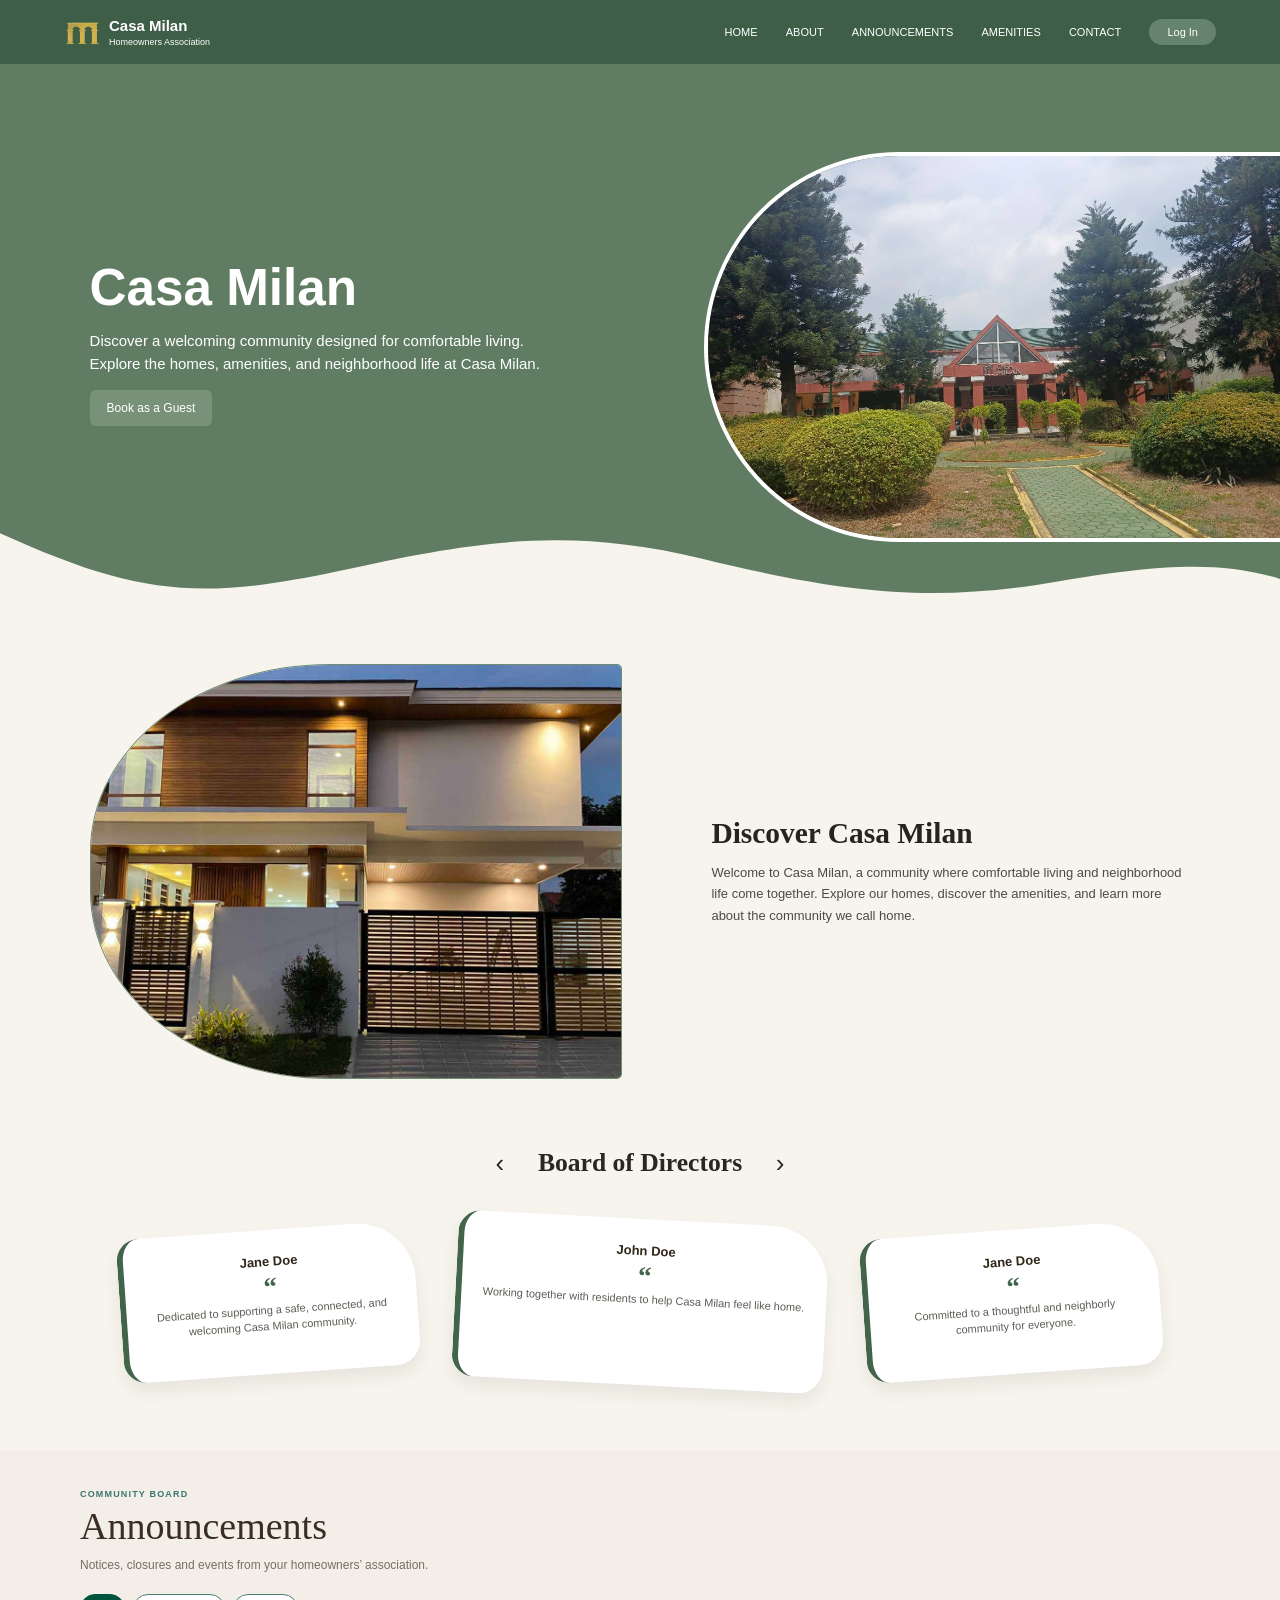
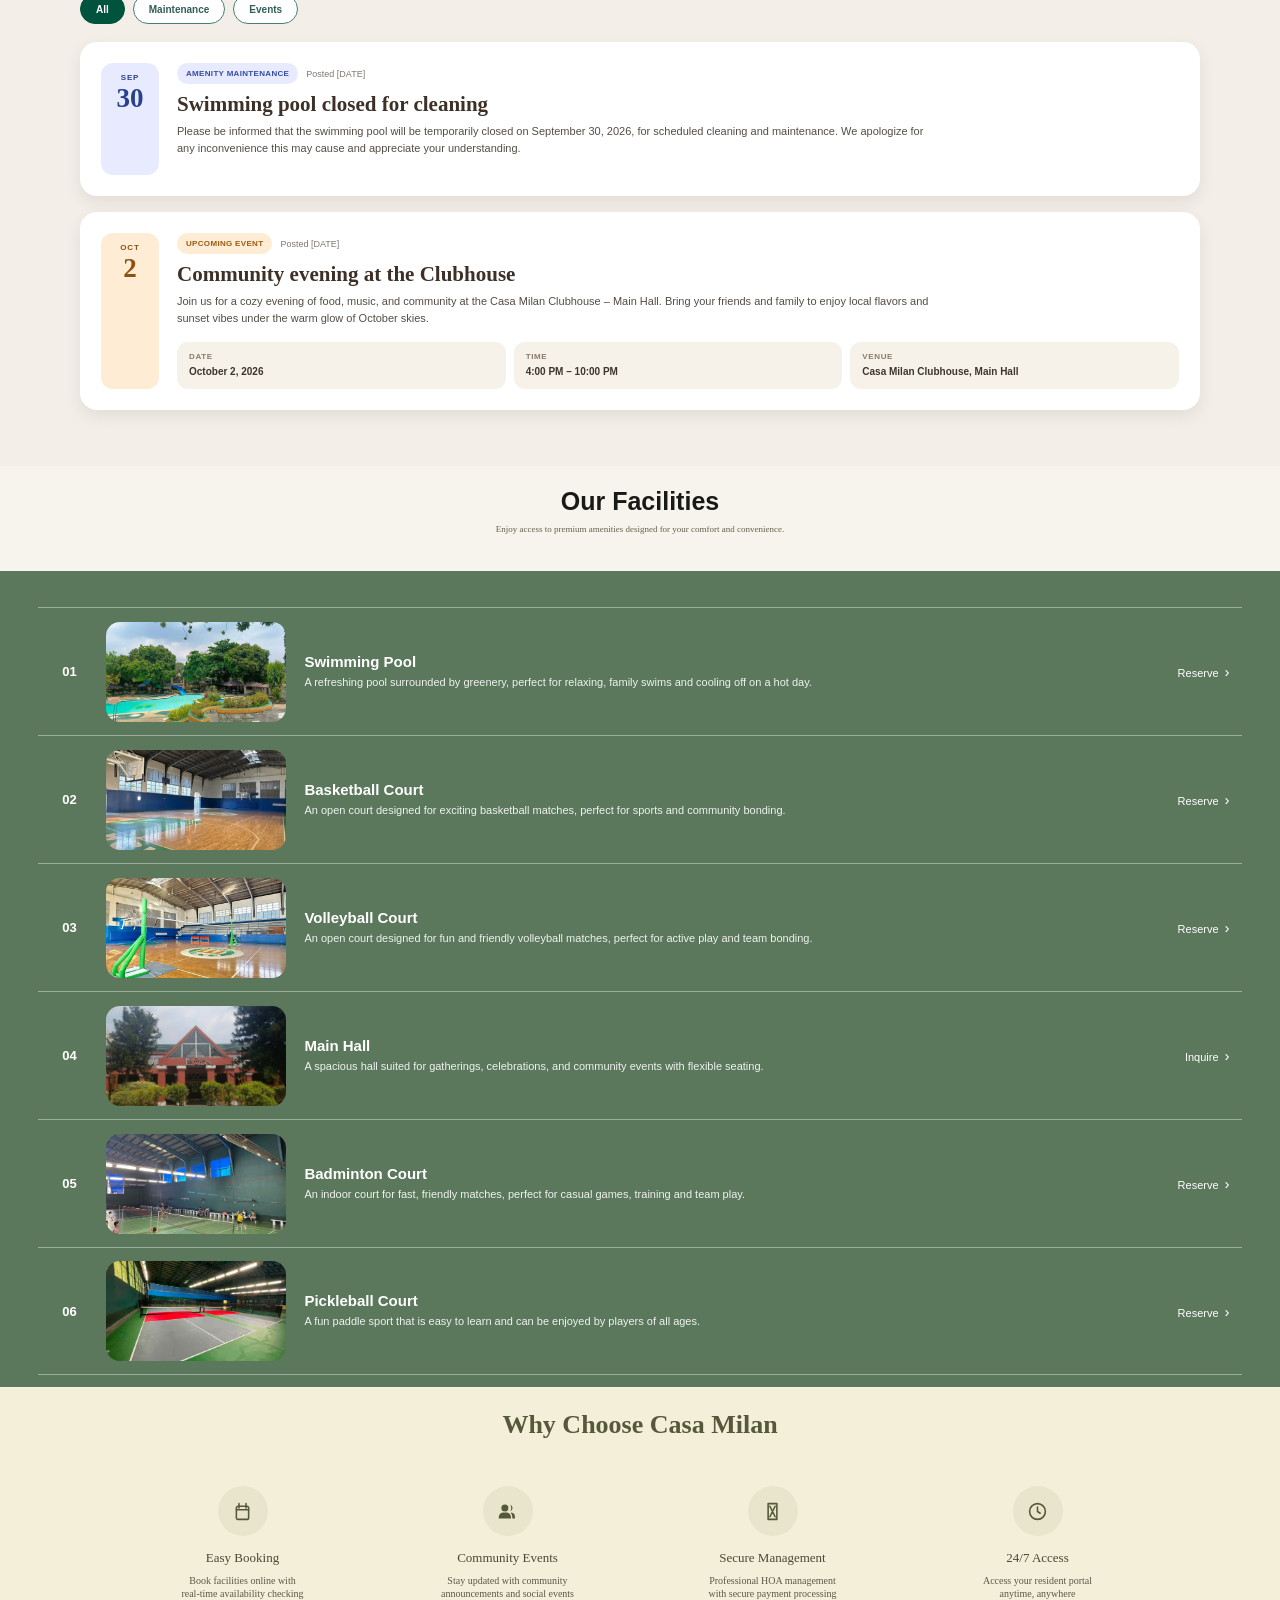
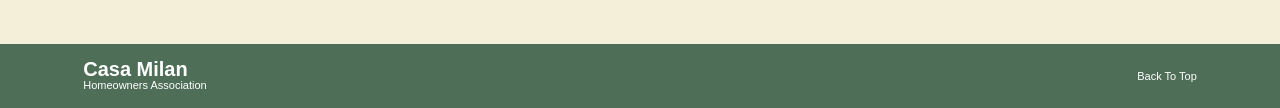
<file: WHOLEPROTOTYPE-main/WHOLEPROTOTYPE-main/html/html/index.html>
<!DOCTYPE html>
<html lang="en">
<head>    <meta charset="UTF-8">
    <title>Casa Milan</title>
    <meta name="viewport" content="width=device-width, initial-scale=1.0">
    <link rel="stylesheet" href="../../css/css/style.css">
</head>
<body class="home-page">
    <nav>
        <a href="#home" class="logo" aria-label="Casa Milan home">
            <img src="images/logo.png" alt="Casa Milan Homeowner's Association">
            <span>Casa Milan<small>Homeowners Association</small></span>
        </a>
        <div class="nav-links">
            <a href="#home">Home</a>
            <a href="#about">About</a>
            <a href="#events">Announcements</a>
            <a href="#amenities">Amenities</a>
            <a href="contacts.html">Contact</a>
            <a href="Login.html">Log In</a>
        </div>
    </nav>

    <section class="hero home-hero" id="home">
        <div class="hero-content">
            <h1>Casa Milan</h1>
            <p>Discover a welcoming community designed for comfortable living. Explore the homes, amenities, and neighborhood life at Casa Milan.</p>
            <div class="hero-buttons">
                <a class="hero-button" href="reservation.html">Book as a Guest</a>
            </div>
        </div>
        <img class="home-hero-image" src="images/discover_casa_milan.jpg" alt="Casa Milan community entrance">
        <svg class="home-wave" viewBox="0 0 1440 120" preserveAspectRatio="none" aria-hidden="true">
            <path d="M0,10 C150,105 220,118 380,70 C540,20 640,0 790,50 C950,105 1050,120 1190,86 C1300,60 1370,52 1440,82 L1440,120 L0,120 Z"></path>
        </svg>
    </section>

    <section class="page-section about-section" id="about">
        <div class="about-content">
            <div class="about-copy">
                <h2>Discover Casa Milan</h2>
                <p>Welcome to Casa Milan, a community where comfortable living and neighborhood life come together. Explore our homes, discover the amenities, and learn more about the community we call home.</p>
            </div>
            <img class="about-image" src="images/front_bg.png" alt="A home in the Casa Milan community">
        </div>
    </section>

    <section class="directors-section" aria-labelledby="directors-title">
        <div class="directors-heading">
            <button class="director-control" id="previous-director" type="button" aria-label="Previous board members">&#8249;</button>
            <h2 id="directors-title">Board of Directors</h2>
            <button class="director-control" id="next-director" type="button" aria-label="Next board members">&#8250;</button>
        </div>
        <div class="director-track" id="director-track" aria-live="polite">
            <article class="director-card">
                <h3>Jane Doe</h3>
                <span class="director-quote" aria-hidden="true">“</span>
                <p>Dedicated to supporting a safe, connected, and welcoming Casa Milan community.</p>
            </article>
            <article class="director-card">
                <h3>John Doe</h3>
                <span class="director-quote" aria-hidden="true">“</span>
                <p>Working together with residents to help Casa Milan feel like home.</p>
            </article>
            <article class="director-card">
                <h3>Jane Doe</h3>
                <span class="director-quote" aria-hidden="true">“</span>
                <p>Committed to a thoughtful and neighborly community for everyone.</p>
            </article>
        </div>
    </section>

    <section class="events-section" id="events">
        <header class="announcement-header">
            <p class="announcement-eyebrow">Community Board</p>
            <h2>Announcements</h2>
            <p class="announcement-intro">Notices, closures and events from your homeowners’ association.</p>
        </header>
        <div class="announcement-filters" role="group" aria-label="Filter announcements">
            <button class="announcement-filter is-active" type="button" data-filter="all" aria-pressed="true">All</button>
            <button class="announcement-filter" type="button" data-filter="maintenance" aria-pressed="false">Maintenance</button>
            <button class="announcement-filter" type="button" data-filter="event" aria-pressed="false">Events</button>
        </div>
        <div class="announcement-list">
            <article class="announcement-card maintenance-announcement" data-category="maintenance">
                <div class="announcement-date announcement-date-maintenance" aria-label="September 30">
                    <span>Sep</span>
                    <strong>30</strong>
                </div>
                <div class="announcement-content">
                    <div class="announcement-meta">
                        <span class="announcement-category announcement-category-maintenance">Amenity maintenance</span>
                        <span class="announcement-posted">Posted [DATE]</span>
                    </div>
                    <h3>Swimming pool closed for cleaning</h3>
                    <p>Please be informed that the swimming pool will be temporarily closed on September 30, 2026, for scheduled cleaning and maintenance. We apologize for any inconvenience this may cause and appreciate your understanding.</p>
                </div>
            </article>

            <article class="announcement-card event-announcement" data-category="event">
                <div class="announcement-date announcement-date-event" aria-label="October 2">
                    <span>Oct</span>
                    <strong>2</strong>
                </div>
                <div class="announcement-content">
                    <div class="announcement-meta">
                        <span class="announcement-category announcement-category-event">Upcoming event</span>
                        <span class="announcement-posted">Posted [DATE]</span>
                    </div>
                    <h3>Community evening at the Clubhouse</h3>
                    <p>Join us for a cozy evening of food, music, and community at the Casa Milan Clubhouse – Main Hall. Bring your friends and family to enjoy local flavors and sunset vibes under the warm glow of October skies.</p>
                    <dl class="announcement-event-details">
                        <div><dt>Date</dt><dd>October 2, 2026</dd></div>
                        <div><dt>Time</dt><dd>4:00 PM – 10:00 PM</dd></div>
                        <div><dt>Venue</dt><dd>Casa Milan Clubhouse, Main Hall</dd></div>
                    </dl>
                </div>
            </article>
        </div>
    </section>

    <section class="amenities-section" id="amenities" aria-labelledby="facilities-title">
        <header class="facilities-header">
            <h2 class="facilities-title" id="facilities-title">Our Facilities</h2>
            <p class="amenities-intro">Enjoy access to premium amenities designed for your comfort and convenience.</p>
        </header>
        <div class="facility-list">
            <article class="facility-row">
                <span class="facility-number" aria-hidden="true">01</span>
                <img src="images/swimming_pool.jpg" alt="Swimming pool surrounded by greenery">
                <div class="facility-copy">
                    <h3>Swimming Pool</h3>
                    <p>A refreshing pool surrounded by greenery, perfect for relaxing, family swims and cooling off on a hot day.</p>
                </div>
                <a class="facility-action" href="amenity.html?name=pool" aria-label="Reserve the Swimming Pool">Reserve <span aria-hidden="true">›</span></a>
            </article>
            <article class="facility-row">
                <span class="facility-number" aria-hidden="true">02</span>
                <img src="images/basketball_court.jpg" alt="Casa Milan basketball court">
                <div class="facility-copy">
                    <h3>Basketball Court</h3>
                    <p>An open court designed for exciting basketball matches, perfect for sports and community bonding.</p>
                </div>
                <a class="facility-action" href="amenity.html?name=basketball" aria-label="Reserve the Basketball Court">Reserve <span aria-hidden="true">›</span></a>
            </article>
            <article class="facility-row">
                <span class="facility-number" aria-hidden="true">03</span>
                <img src="images/volleyball_court.jpg" alt="Casa Milan volleyball court">
                <div class="facility-copy">
                    <h3>Volleyball Court</h3>
                    <p>An open court designed for fun and friendly volleyball matches, perfect for active play and team bonding.</p>
                </div>
                <a class="facility-action" href="amenity.html?name=volleyball" aria-label="Reserve the Volleyball Court">Reserve <span aria-hidden="true">›</span></a>
            </article>
            <article class="facility-row">
                <span class="facility-number" aria-hidden="true">04</span>
                <img src="images/functionhall.jpg" alt="Casa Milan main hall">
                <div class="facility-copy">
                    <h3>Main Hall</h3>
                    <p>A spacious hall suited for gatherings, celebrations, and community events with flexible seating.</p>
                </div>
                <a class="facility-action" href="amenity.html?name=hall" aria-label="Inquire about the Main Hall">Inquire <span aria-hidden="true">›</span></a>
            </article>
            <article class="facility-row">
                <span class="facility-number" aria-hidden="true">05</span>
                <img src="images/badminton_court.jpg" alt="Casa Milan indoor badminton court">
                <div class="facility-copy">
                    <h3>Badminton Court</h3>
                    <p>An indoor court for fast, friendly matches, perfect for casual games, training and team play.</p>
                </div>
                <a class="facility-action" href="amenity.html?name=badminton" aria-label="Reserve the Badminton Court">Reserve <span aria-hidden="true">›</span></a>
            </article>
            <article class="facility-row">
                <span class="facility-number" aria-hidden="true">06</span>
                <img src="images/pickleball.jpg" alt="Casa Milan pickleball court">
                <div class="facility-copy">
                    <h3>Pickleball Court</h3>
                    <p>A fun paddle sport that is easy to learn and can be enjoyed by players of all ages.</p>
                </div>
                <a class="facility-action" href="amenity.html?name=pickleball" aria-label="View the Pickleball Court">Reserve <span aria-hidden="true">›</span></a>
            </article>
        </div>
    </section>

    <section class="why-choose-section" aria-labelledby="why-choose-title">
        <h2 id="why-choose-title">Why Choose Casa Milan</h2>
        <div class="why-choose-features">
            <article class="why-choose-feature">
                <span class="why-choose-icon" aria-hidden="true">
                    <svg viewBox="0 0 24 24" fill="none" stroke="currentColor" stroke-width="1.8" stroke-linecap="round" stroke-linejoin="round">
                        <rect x="5" y="6" width="14" height="15" rx="2"></rect>
                        <path d="M8 3v5M16 3v5M5 10h14"></path>
                    </svg>
                </span>
                <h3>Easy Booking</h3>
                <p>Book facilities online with<br> real-time availability checking</p>
            </article>
            <article class="why-choose-feature">
                <span class="why-choose-icon" aria-hidden="true">
                    <svg viewBox="0 0 24 24" fill="currentColor">
                        <circle cx="9" cy="8" r="4"></circle>
                        <path d="M2 20v-1.5A5.5 5.5 0 0 1 7.5 13h3a5.5 5.5 0 0 1 5.5 5.5V20H2Z"></path>
                        <path d="M16 13.2a5 5 0 0 1 4.5 5V20h-3v-1.5a7.4 7.4 0 0 0-1.5-4.4v-.9ZM15 4.2a4 4 0 0 1 0 7.6 6.7 6.7 0 0 0 0-7.6Z"></path>
                    </svg>
                </span>
                <h3>Community Events</h3>
                <p>Stay updated with community<br> announcements and social events</p>
            </article>
            <article class="why-choose-feature">
                <span class="why-choose-icon" aria-hidden="true">
                    <svg viewBox="0 0 24 24" fill="none" stroke="currentColor" stroke-width="1.8" stroke-linecap="round" stroke-linejoin="round">
                        <path d="M7 3h10v18H7zM9 6l6 12M15 6 9 18"></path>
                    </svg>
                </span>
                <h3>Secure Management</h3>
                <p>Professional HOA management<br> with secure payment processing</p>
            </article>
            <article class="why-choose-feature">
                <span class="why-choose-icon" aria-hidden="true">
                    <svg viewBox="0 0 24 24" fill="none" stroke="currentColor" stroke-width="1.8" stroke-linecap="round" stroke-linejoin="round">
                        <circle cx="12" cy="12" r="9"></circle>
                        <path d="M12 7v5l3 2"></path>
                    </svg>
                </span>
                <h3>24/7 Access</h3>
                <p>Access your resident portal<br> anytime, anywhere</p>
            </article>
        </div>
    </section>

    <footer class="home-footer">
        <a class="home-footer-brand" href="#home" aria-label="Casa Milan Homeowners Association, back to home">
            <strong>Casa Milan</strong>
            <span>Homeowners Association</span>
        </a>
        <a class="home-footer-top" href="#home">Back To Top</a>
    </footer>

    <script>
        const directorTrack = document.getElementById('director-track');
        document.getElementById('previous-director').addEventListener('click', () => {
            directorTrack.prepend(directorTrack.lastElementChild);
        });
        document.getElementById('next-director').addEventListener('click', () => {
            directorTrack.append(directorTrack.firstElementChild);
        });

        const announcementFilters = document.querySelectorAll('.announcement-filter');
        const announcementCards = document.querySelectorAll('.announcement-card');
        announcementFilters.forEach((filter) => {
            filter.addEventListener('click', () => {
                const selectedCategory = filter.dataset.filter;
                announcementFilters.forEach((button) => {
                    const isActive = button === filter;
                    button.classList.toggle('is-active', isActive);
                    button.setAttribute('aria-pressed', String(isActive));
                });
                announcementCards.forEach((card) => {
                    card.hidden = selectedCategory !== 'all' && card.dataset.category !== selectedCategory;
                });
            });
        });
    </script>
</body>
</html>
</file>
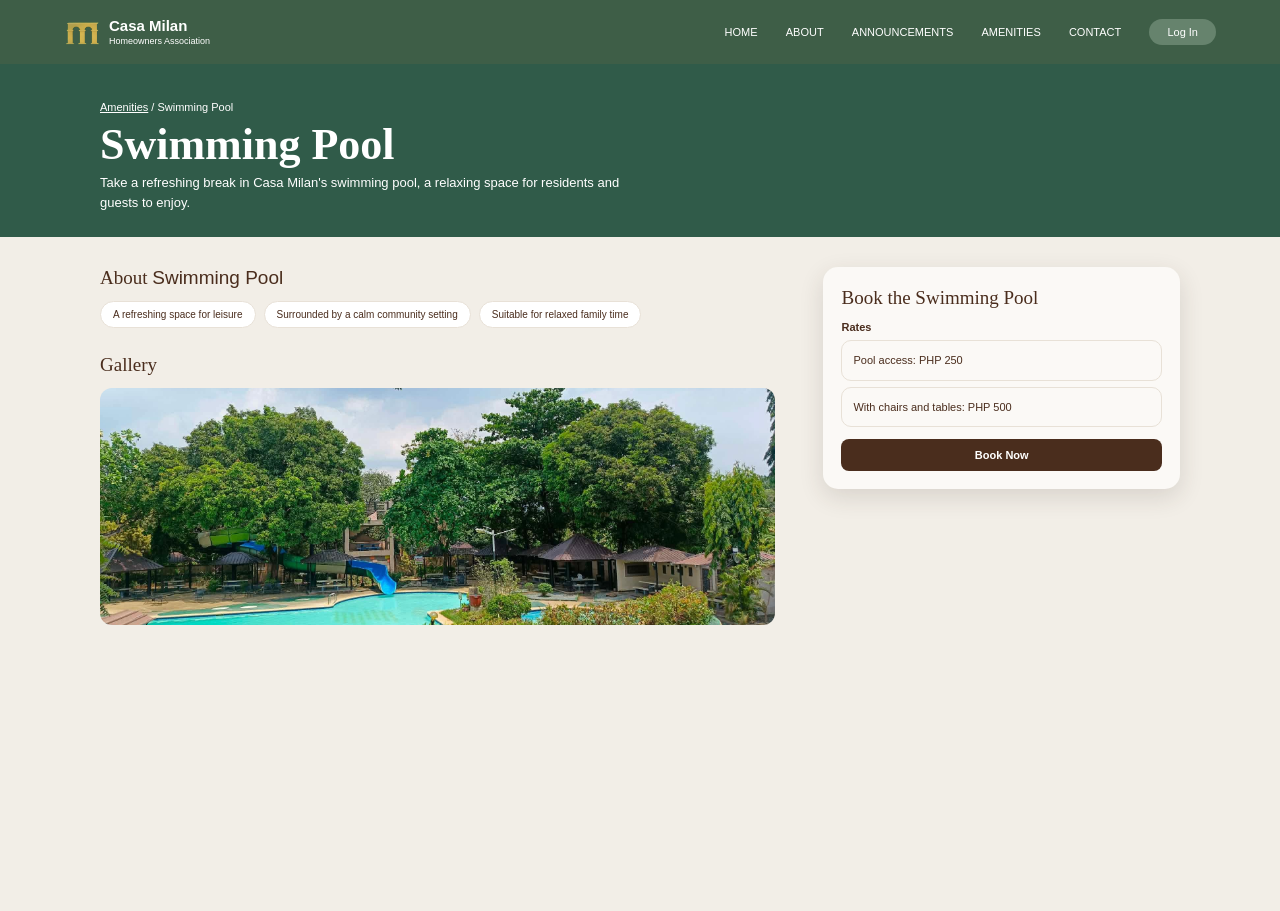
<file: WHOLEPROTOTYPE-main/WHOLEPROTOTYPE-main/html/html/amenity.html>
<!DOCTYPE html>
<html lang="en">
<head>
    <meta charset="UTF-8">
    <title>Casa Milan Amenities</title>
    <meta name="viewport" content="width=device-width, initial-scale=1.0">
    <link rel="stylesheet" href="../../css/css/style.css">
</head>
<body class="amenity-page-body">
    <nav>
        <a href="index.html#home" class="logo" aria-label="Casa Milan home">
            <img src="images/logo.png" alt="Casa Milan Homeowner's Association">
            <span>Casa Milan<small>Homeowners Association</small></span>
        </a>
        <div class="nav-links">
            <a href="index.html#home">Home</a>
            <a href="index.html#about">About</a>
            <a href="index.html#events">Announcements</a>
            <a href="index.html#amenities">Amenities</a>
            <a href="index.html#contact">Contact</a>
            <a href="index.html#login">Log In</a>
        </div>
    </nav>

    <main class="amenity-page">
        <header class="amenity-hero">
            <p class="amenity-breadcrumb"><a href="index.html#amenities">Amenities</a> / <span id="amenity-breadcrumb-title"></span></p>
            <h1 id="amenity-title"></h1>
            <p id="amenity-description"></p>
        </header>
        <div class="amenity-detail-page">
            <div class="amenity-detail">
                <section class="amenity-content">
                    <div class="amenity-about">
                        <h2>About <span id="amenity-about-title"></span></h2>
                        <ul id="amenity-highlights"></ul>
                    </div>
                    <section class="amenity-gallery">
                        <h2>Gallery</h2>
                        <img id="amenity-image" class="amenity-detail-image" src="" alt="">
                    </section>
                </section>
                <aside class="amenity-booking">
                    <h2 id="amenity-booking-title"></h2>
                    <div id="amenity-rates" class="amenity-detail-rates"></div>
                    <div class="amenity-actions">
                        <a id="amenity-action" class="back-link" href="index.html#amenities">Book Now</a>
                        <a id="amenity-back" class="back-link amenity-back" href="index.html#amenities" hidden>Back</a>
                    </div>
                </aside>
            </div>
        </div>
    </main>

    <script>
        const amenities = {
            pool: {
                title: 'Swimming Pool',
                image: 'images/swimming_pool.jpg',
                description: 'Take a refreshing break in Casa Milan\'s swimming pool, a relaxing space for residents and guests to enjoy.',
                rates: ['Pool access: PHP 250', 'With chairs and tables: PHP 500'],
                highlights: ['A refreshing space for leisure', 'Surrounded by a calm community setting', 'Suitable for relaxed family time']
            },
            volleyball: {
                title: 'Volleyball Court',
                image: 'images/volleyball_court.jpg',
                description: 'Bring your neighbors together for a friendly match on the open volleyball court.',
                rates: ['PHP 1,000'],
                highlights: ['Open-air court for active play', 'Great for friendly community matches', 'A space for teamwork and bonding']
            },
            badminton: {
                title: 'Badminton Court',
                image: 'images/badminton_court.jpg',
                description: 'Enjoy an easygoing game or a more energetic match on Casa Milan\'s badminton court.',
                rates: ['Taraflex flooring: PHP 300', 'Concrete flooring: PHP 150', 'Semi-taraflex flooring: PHP 250', 'Table tennis: PHP 200'],
                highlights: ['Designed for casual or active play', 'A convenient way to stay active', 'Ideal for games with family and neighbors']
            },
            basketball: {
                title: 'Basketball Court',
                image: 'images/basketball_court.jpg',
                description: 'The basketball court gives residents a lively place to play, practice, and spend time together.',
                rates: ['PHP 1,800'],
                highlights: ['Open space for basketball matches', 'Suitable for practice and recreation', 'Encourages an active community']
            },
            pickleball: {
                title: 'Pickleball Court',
                image: 'images/pickleball.jpg',
                description: 'Enjoy a fun, social game of pickleball with friends and neighbors in a friendly community setting.',
                rates: ['PHP 250 / player', 'Booking window: 5:00 PM to 9:00 PM only'],
                highlights: ['Fast-paced, beginner-friendly sport', 'Suitable for casual games and friendly matches', 'A fun way to stay active with the community']
            },
            hall: {
                title: 'Main Hall',
                image: 'images/functionhall.jpg',
                description: 'Casa Milan\'s main hall is a flexible venue for gatherings, celebrations, and community events.',
                rates: ['PHP 30,000'],
                highlights: ['Spacious event area', 'Flexible setup for gatherings', 'Suitable for celebrations and HOA activities']
            }
        };

        const requestedAmenity = new URLSearchParams(window.location.search).get('name');
        const amenity = amenities[requestedAmenity] || amenities.pool;

        document.title = `${amenity.title} | Casa Milan`;
        document.getElementById('amenity-title').textContent = amenity.title;
        document.getElementById('amenity-breadcrumb-title').textContent = amenity.title;
        document.getElementById('amenity-about-title').textContent = amenity.title;
        document.getElementById('amenity-booking-title').textContent = `Book the ${amenity.title}`;
        document.getElementById('amenity-description').textContent = amenity.description;
        document.getElementById('amenity-image').src = amenity.image;
        document.getElementById('amenity-image').alt = amenity.title;
        const amenityAction = document.getElementById('amenity-action');
        const amenityBack = document.getElementById('amenity-back');
        const isMainHall = requestedAmenity === 'hall';
        amenityAction.textContent = isMainHall ? 'View Details' : 'Book Now';
        amenityAction.href = isMainHall ? 'mainhall.html' : `reservation.html?amenity=${requestedAmenity}`;
        amenityBack.hidden = !isMainHall;

        const rates = document.getElementById('amenity-rates');
        const ratesHeading = document.createElement('strong');
        ratesHeading.textContent = 'Rates';
        rates.appendChild(ratesHeading);
        amenity.rates.forEach((rate) => {
            const item = document.createElement('p');
            item.textContent = rate;
            rates.appendChild(item);
        });

        const highlights = document.getElementById('amenity-highlights');
        amenity.highlights.forEach((highlight) => {
            const item = document.createElement('li');
            item.textContent = highlight;
            highlights.appendChild(item);
        });
    </script>
</body>
</html>
</file>
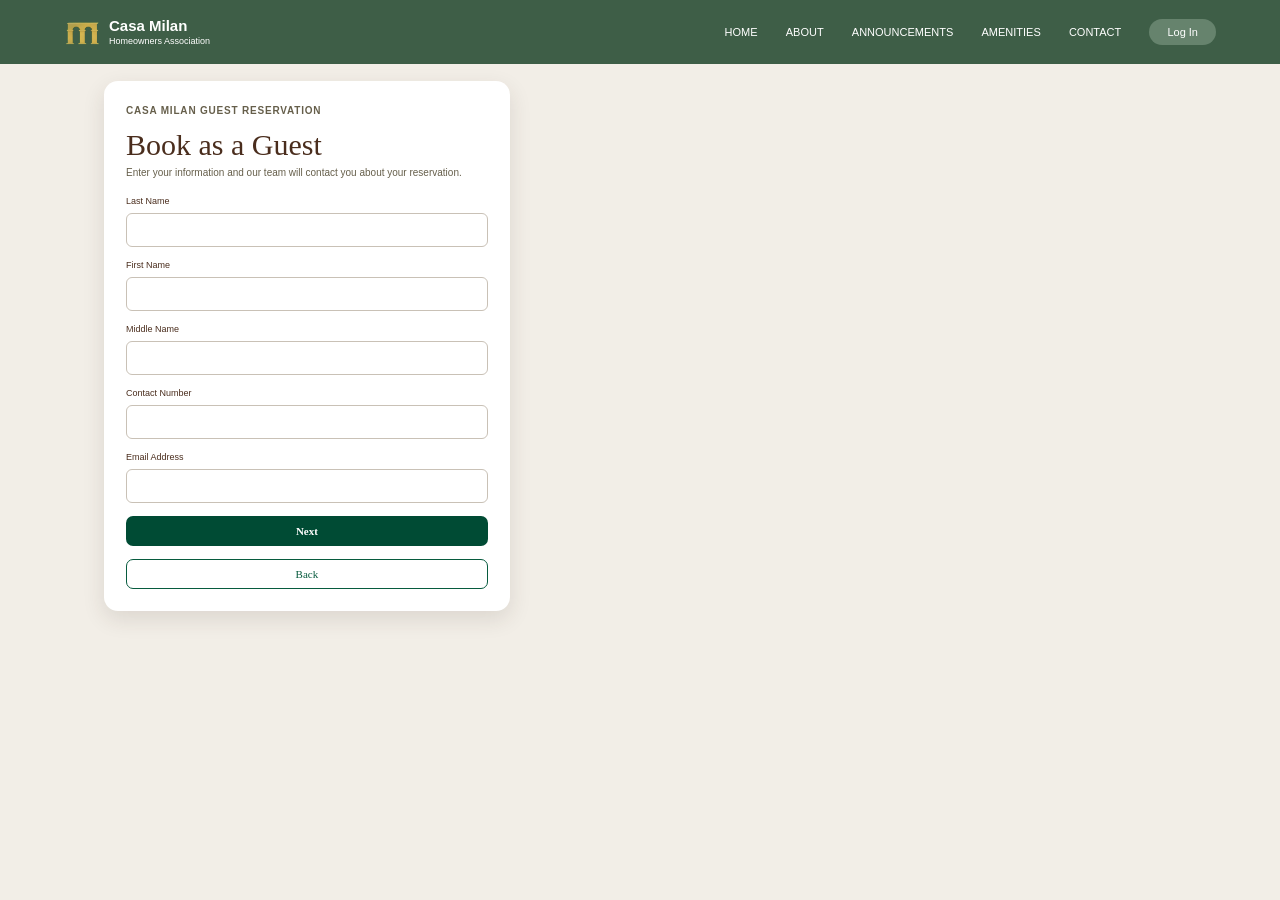
<file: WHOLEPROTOTYPE-main/WHOLEPROTOTYPE-main/html/html/guestdetasils.html>
<!DOCTYPE html>
<html lang="en">
<head>
    <meta charset="UTF-8">
    <meta name="viewport" content="width=device-width, initial-scale=1.0">
    <title>Guest Reservation | Casa Milan</title>
    <link rel="stylesheet" href="../../css/css/style.css">
</head>
<body class="reservation-page-body">
    <nav>
        <a href="index.html#home" class="logo" aria-label="Casa Milan home">
            <img src="images/logo.png" alt="Casa Milan Homeowner's Association">
            <span>Casa Milan<small>Homeowners Association</small></span>
        </a>
        <div class="nav-links">
            <a href="index.html#home">Home</a>
            <a href="index.html#about">About</a>
            <a href="index.html#events">Announcements</a>
            <a href="index.html#amenities">Amenities</a>
            <a href="contacts.html">Contact</a>
            <a href="index.html#login">Log In</a>
        </div>
    </nav>

    <main class="reservation-page">
        <section class="reservation-panel" aria-labelledby="reservation-title">
            <div class="reservation-heading">
                <p class="reservation-eyebrow">Casa Milan Guest Reservation</p>
                <h1 id="reservation-title">Book as a Guest</h1>
                <p>Enter your information and our team will contact you about your reservation.</p>
                <p id="selected-amenity" class="selected-amenity" hidden></p>
            </div>

            <form class="reservation-form" action="mailto:hello@omaha.ph" method="post" enctype="text/plain">
                <input id="amenity-name" name="Amenity" type="hidden">
                <div class="reservation-field">
                    <label for="last-name">Last Name</label>
                    <input id="last-name" name="Last Name" type="text" required>
                </div>
                <div class="reservation-field">
                    <label for="first-name">First Name</label>
                    <input id="first-name" name="First Name" type="text" required>
                </div>
                <div class="reservation-field">
                    <label for="middle-name">Middle Name</label>
                    <input id="middle-name" name="Middle Name" type="text">
                </div>
                <div class="reservation-field">
                    <label for="contact-number">Contact Number</label>
                    <input id="contact-number" name="Contact Number" type="tel" inputmode="numeric" pattern="[0-9]*" maxlength="15" autocomplete="tel" required>
                </div>
                <div class="reservation-field reservation-field-email">
                    <label for="email">Email Address</label>
                    <input id="email" name="Email Address" type="email" required>
                </div>
                <button class="reservation-submit" type="submit">Next</button>
                <button class="reservation-back" type="button" onclick="history.back()">Back</button>
            </form>
        </section>
    </main>

    <script>
        const amenityNames = {
            pool: 'Swimming Pool',
            volleyball: 'Volleyball Court',
            badminton: 'Badminton Court',
            basketball: 'Basketball Court',
            pickleball: 'Pickleball Court'
        };
        const requestedAmenity = new URLSearchParams(window.location.search).get('amenity');
        const amenityName = amenityNames[requestedAmenity];

        if (amenityName) {
            document.getElementById('amenity-name').value = amenityName;
            const selectedAmenity = document.getElementById('selected-amenity');
            selectedAmenity.textContent = `You are booking: ${amenityName}`;
            selectedAmenity.hidden = false;
        }

        const contactNumberInput = document.getElementById('contact-number');
        contactNumberInput.addEventListener('input', () => {
            contactNumberInput.value = contactNumberInput.value.replace(/\D/g, '').slice(0, 15);
        });
    </script>
</body>
</html>
</file>
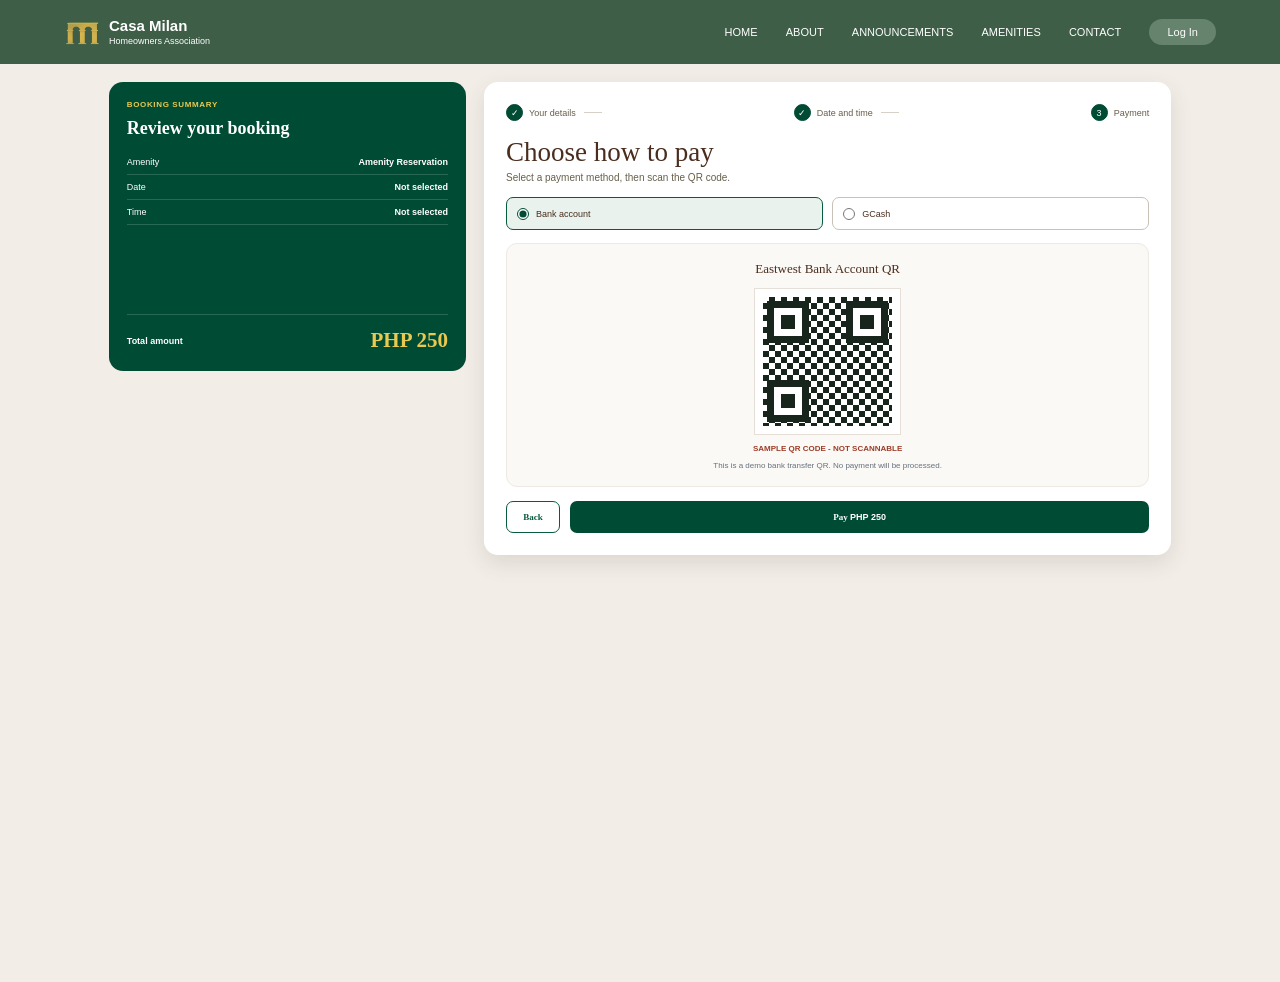
<file: WHOLEPROTOTYPE-main/WHOLEPROTOTYPE-main/html/html/guestpayment.html>
<!DOCTYPE html>
<html lang="en">
<head>
	<meta charset="UTF-8">
	<meta name="viewport" content="width=device-width, initial-scale=1.0">
	<title>Payment | Casa Milan</title>
	<link rel="stylesheet" href="../../css/css/style.css">
</head>
<body class="payment-page-body">
	<nav>
		<a href="index.html#home" class="logo" aria-label="Casa Milan home">
			<img src="images/logo.png" alt="Casa Milan Homeowner's Association">
			<span>Casa Milan<small>Homeowners Association</small></span>
		</a>
		<div class="nav-links">
			<a href="index.html#home">Home</a>
			<a href="index.html#about">About</a>
			<a href="index.html#events">Announcements</a>
			<a href="index.html#amenities">Amenities</a>
			<a href="contacts.html">Contact</a>
			<a href="index.html#login">Log In</a>
		</div>
	</nav>

	<main class="payment-page">
		<section class="booking-summary" aria-labelledby="summary-title">
			<p class="booking-summary-eyebrow">Booking summary</p>
			<h2 id="summary-title">Review your booking</h2>
			<div class="booking-summary-details">
				<div class="summary-row"><span>Amenity</span><strong id="summary-amenity"></strong></div>
				<div id="summary-venue-row" class="summary-row" hidden><span>Venue Type</span><strong id="summary-venue"></strong></div>
				<div class="summary-row"><span>Date</span><strong id="summary-date"></strong></div>
				<div class="summary-row"><span>Time</span><strong id="summary-time"></strong></div>
			</div>
			<label id="pickleball-players-field" class="payment-field" for="pickleball-players" hidden>
				<span>Number of Players</span>
				<input id="pickleball-players" type="number" min="1" max="20" value="2">
			</label>
			<label id="pool-option-field" class="payment-field" for="pool-option" hidden>
				<span>Pool Option</span>
				<select id="pool-option">
					<option value="250">Pool access - PHP 250</option>
					<option value="500">With chairs and tables - PHP 500</option>
				</select>
			</label>
			<div class="summary-total"><span>Total amount</span><strong id="summary-total"></strong></div>
		</section>

		<form id="payment-form" class="payment-methods" action="success.html" method="get">
			<input id="amenity" name="Amenity" type="hidden">
			<input id="venue-type" name="Venue Type" type="hidden">
			<input id="reservation-date" name="Reservation Date" type="hidden">
			<input id="reservation-time" name="Reservation Time" type="hidden">
			<input id="amount" name="Total Amount" type="hidden">
			<input id="last-name" name="Last Name" type="hidden">
			<input id="first-name" name="First Name" type="hidden">
			<input id="middle-name" name="Middle Name" type="hidden">
			<input id="contact-number" name="Contact Number" type="hidden">
			<input id="email" name="Email Address" type="hidden">

			<ol class="reservation-steps payment-steps" aria-label="Guest reservation progress">
				<li class="is-complete"><span>✓</span><span>Your details</span></li>
				<li class="is-complete"><span>✓</span><span>Date and time</span></li>
				<li aria-current="step"><span>3</span><span>Payment</span></li>
			</ol>
			<header class="payment-heading">
				<h1>Choose how to pay</h1>
				<p>Select a payment method, then scan the QR code.</p>
			</header>

			<div class="payment-method-options">
				<label class="payment-method-option">
					<input type="radio" name="Payment Method" value="Bank Account" checked>
					<span>Bank account</span>
				</label>
				<label class="payment-method-option">
					<input type="radio" name="Payment Method" value="GCash">
					<span>GCash</span>
				</label>
			</div>

			<div id="payment-qr-details" class="payment-details">
				<h2 id="payment-qr-title">Eastwest Bank Account QR</h2>
				<div class="sample-qr-art" role="img" aria-label="Decorative sample QR code. It is not scannable.">
					<span class="sample-qr-finder"></span>
					<span class="sample-qr-finder"></span>
					<span class="sample-qr-finder"></span>
				</div>
				<p class="sample-qr-label">SAMPLE QR CODE - NOT SCANNABLE</p>
				<p id="payment-qr-note" class="payment-note">This is a demo bank transfer QR. No payment will be processed.</p>
			</div>

			<div class="payment-actions">
				<a class="payment-back" href="guestschedule.html">Back</a>
				<button class="payment-submit" type="submit" form="payment-form">Pay <span id="pay-amount"></span></button>
			</div>
		</form>
	</main>

	<script>
		const query = new URLSearchParams(window.location.search);
		const amenity = query.get('Amenity') || 'Amenity Reservation';
		const venueType = query.get('Venue Type') || '';
		const dateValue = query.get('Reservation Date') || '';
		const timeValue = query.get('Reservation Time') || '';
		const rates = {
			'Swimming Pool': { label: 'Pool access', rate: 250, unit: 'per guest' },
			'Volleyball Court': { label: 'Court with lights', rate: 1000, unit: 'per hour' },
			'Badminton Court': {
				Taraflex: { label: 'Taraflex flooring', rate: 300, unit: 'per hour' },
				Concrete: { label: 'Concrete flooring', rate: 150, unit: 'per hour' },
				'Semi-taraflex': { label: 'Semi-taraflex flooring', rate: 250, unit: 'per hour' },
				'Table tennis': { label: 'Table tennis', rate: 200, unit: 'per hour' }
			},
			'Basketball Court': { label: 'Court with lights', rate: 1800, unit: 'per hour' },
			'Pickleball Court': { label: 'Pickleball court', rate: 250, unit: 'per player' },
			'Main Hall': { label: 'Main Hall rental', rate: 30000, unit: 'fixed rate', fixed: true }
		};

		const formatAmount = (amount) => `PHP ${amount.toLocaleString('en-PH')}`;
		const formatDate = (value) => value ? new Date(`${value}T00:00:00`).toLocaleDateString('en-US', { month: 'short', day: 'numeric', year: 'numeric' }) : 'Not selected';
		const formatTimeRange = (value) => {
			if (!value) return 'Not selected';
			const start = new Date(`2000-01-01T${value}`);
			const formatTime = (time) => time.toLocaleTimeString('en-US', { hour: 'numeric', minute: '2-digit' });
			if (amenity === 'Pickleball Court') return `5:00 PM - 9:00 PM`;
			return formatTime(start);
		};
		const getRate = () => {
			if (amenity === 'Badminton Court') return rates[amenity][venueType] || rates[amenity].Concrete;
			return rates[amenity] || rates['Swimming Pool'];
		};

		const amenityRate = getRate();
		const summaryTotal = document.getElementById('summary-total');
		const payAmount = document.getElementById('pay-amount');
		const amountInput = document.getElementById('amount');
		const pickleballPlayersField = document.getElementById('pickleball-players-field');
		const poolOptionField = document.getElementById('pool-option-field');
		const pickleballPlayers = document.getElementById('pickleball-players');
		const poolOption = document.getElementById('pool-option');

		document.getElementById('summary-amenity').textContent = amenity;
		document.getElementById('summary-date').textContent = formatDate(dateValue);
		document.getElementById('summary-time').textContent = formatTimeRange(timeValue);
		document.getElementById('amenity').value = amenity;
		document.getElementById('venue-type').value = venueType;
		document.getElementById('reservation-date').value = dateValue;
		document.getElementById('reservation-time').value = timeValue;

		if (venueType) {
			document.getElementById('summary-venue').textContent = venueType;
			document.getElementById('summary-venue-row').hidden = false;
		}

		const guestFields = {
			'Last Name': 'last-name',
			'First Name': 'first-name',
			'Middle Name': 'middle-name',
			'Contact Number': 'contact-number',
			'Email Address': 'email'
		};
		Object.entries(guestFields).forEach(([name, fieldId]) => {
			document.getElementById(fieldId).value = query.get(name) || '';
		});

		if (amenity === 'Swimming Pool') {
			poolOptionField.hidden = false;
		}
		if (amenity === 'Pickleball Court') {
			pickleballPlayersField.hidden = false;
		}

		const updateTotal = () => {
			let total = amenityRate.fixed ? amenityRate.rate : amenityRate.rate;
			if (amenity === 'Swimming Pool') total = Number(poolOption.value);
			if (amenity === 'Pickleball Court') total = Number(pickleballPlayers.value || 1) * amenityRate.rate;
			summaryTotal.textContent = formatAmount(total);
			payAmount.textContent = formatAmount(total);
			amountInput.value = formatAmount(total);
		};

		pickleballPlayers.addEventListener('input', updateTotal);
		poolOption.addEventListener('change', updateTotal);
		updateTotal();

		const paymentQrTitle = document.getElementById('payment-qr-title');
		const paymentQrNote = document.getElementById('payment-qr-note');
		document.querySelector('nav').addEventListener('click', (event) => {
			const link = event.target.closest('a');
			if (!link) return;
			if (!window.confirm('Leave reservation? Your progress will be lost, and your reservation will not be completed.')) {
				event.preventDefault();
			}
		});

		document.querySelectorAll('input[name="Payment Method"]').forEach((method) => {
			method.addEventListener('change', () => {
				if (!method.checked) return;
				paymentQrTitle.textContent = `${method.value} QR`;
				paymentQrNote.textContent = `This is a demo ${method.value} QR. No payment will be processed.`;
			});
		});
	</script>
</body>
</html>
</file>
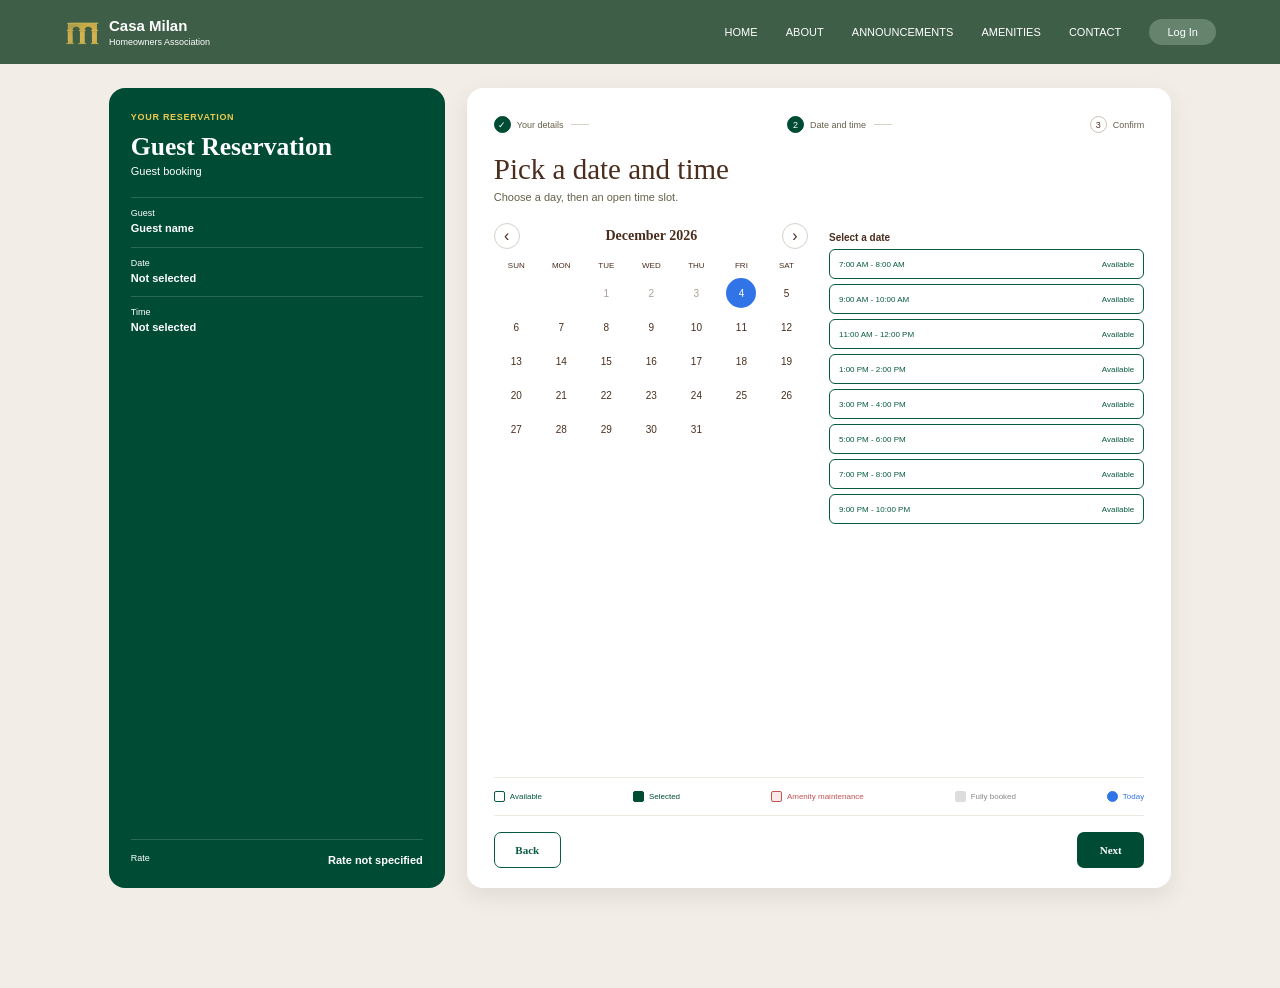
<file: WHOLEPROTOTYPE-main/WHOLEPROTOTYPE-main/html/html/guestschedule.html>
<!DOCTYPE html>
<html lang="en">
<head>
	<meta charset="UTF-8">
	<meta name="viewport" content="width=device-width, initial-scale=1.0">
	<title>Schedule | Casa Milan</title>
	<link rel="stylesheet" href="../../css/css/style.css">
</head>
<body class="schedule-page-body">
	<nav>
		<a href="index.html#home" class="logo" aria-label="Casa Milan home">
			<img src="images/logo.png" alt="Casa Milan Homeowner's Association">
			<span>Casa Milan<small>Homeowners Association</small></span>
		</a>
		<div class="nav-links">
			<a href="index.html#home">Home</a>
			<a href="index.html#about">About</a>
			<a href="index.html#events">Announcements</a>
			<a href="index.html#amenities">Amenities</a>
			<a href="contacts.html">Contact</a>
			<a href="index.html#login">Log In</a>
		</div>
	</nav>

	<main class="schedule-page">
		<aside class="schedule-summary" aria-labelledby="schedule-summary-title">
			<div>
				<p class="schedule-summary-eyebrow">Your reservation</p>
				<h1 id="schedule-summary-title"></h1>
				<p class="schedule-summary-type">Guest booking</p>
			</div>
			<dl class="schedule-summary-details">
				<div><dt>Guest</dt><dd id="schedule-summary-guest"></dd></div>
				<div><dt>Date</dt><dd id="schedule-summary-date">Not selected</dd></div>
				<div><dt>Time</dt><dd id="schedule-summary-time">Not selected</dd></div>
			</dl>
			<div class="schedule-summary-rate">
				<span>Rate</span>
				<strong id="schedule-summary-rate"></strong>
			</div>
		</aside>

		<section class="schedule-panel" aria-labelledby="schedule-title">
			<ol class="reservation-steps schedule-steps" aria-label="Guest reservation progress">
				<li class="is-complete"><span>✓</span><span>Your details</span></li>
				<li aria-current="step"><span>2</span><span>Date and time</span></li>
				<li><span>3</span><span>Confirm</span></li>
			</ol>
			<header class="schedule-heading">
				<h2 id="schedule-title">Pick a date and time</h2>
				<p>Choose a day, then an open time slot.</p>
			</header>

			<div class="schedule-selection">
				<section class="schedule-calendar" aria-labelledby="calendar-title">
					<div class="schedule-month-controls">
						<button id="previous-month" class="month-button" type="button" aria-label="Previous month">&#8249;</button>
						<h3 id="calendar-title"></h3>
						<button id="next-month" class="month-button" type="button" aria-label="Next month">&#8250;</button>
					</div>
					<div class="calendar-weekdays" aria-hidden="true">
						<span>Sun</span>
						<span>Mon</span>
						<span>Tue</span>
						<span>Wed</span>
						<span>Thu</span>
						<span>Fri</span>
						<span>Sat</span>
					</div>
					<div id="calendar-grid" class="calendar-grid" role="grid" aria-label="Reservation dates"></div>
				</section>

				<form id="schedule-form" class="schedule-form" action="guestpayment.html" method="get">
					<input id="amenity-name" name="Amenity" type="hidden">
					<input id="venue-type" name="Venue Type" type="hidden">
					<input id="last-name" name="Last Name" type="hidden">
					<input id="first-name" name="First Name" type="hidden">
					<input id="middle-name" name="Middle Name" type="hidden">
					<input id="contact-number" name="Contact Number" type="hidden">
					<input id="email" name="Email Address" type="hidden">
					<input id="reservation-date" name="Reservation Date" type="hidden" required>
					<input id="reservation-time" name="Reservation Time" type="hidden" required>

					<div class="schedule-time-picker">
						<p id="selected-date-label" class="selected-date-label">Select a date</p>
						<div id="time-slots" class="time-slots" aria-label="Available reservation times"></div>
					</div>
				</form>
			</div>

			<div class="schedule-legend" aria-label="Schedule legend">
				<span class="legend-available">Available</span>
				<span class="legend-selected">Selected</span>
				<span class="legend-maintenance">Amenity maintenance</span>
				<span class="legend-booked">Fully booked</span>
				<span class="legend-today">Today</span>
			</div>

			<div class="schedule-actions">
				<a class="schedule-back-button" href="reservation.html">Back</a>
				<button class="schedule-next-button" form="schedule-form" type="submit">Next</button>
			</div>
		</section>
	</main>

	<script>
		const query = new URLSearchParams(window.location.search);
		const today = new Date();
		const monthLabel = document.getElementById('calendar-title');
		const calendarGrid = document.getElementById('calendar-grid');
		const timeSlots = document.getElementById('time-slots');
		const reservationDate = document.getElementById('reservation-date');
		const reservationTime = document.getElementById('reservation-time');
		const scheduleForm = document.getElementById('schedule-form');
		const selectedDateLabel = document.getElementById('selected-date-label');
		let displayedMonth = new Date(today.getFullYear(), today.getMonth(), 1);

		const times = [
			{ label: '7:00 AM - 8:00 AM', value: '07:00' },
			{ label: '9:00 AM - 10:00 AM', value: '09:00' },
			{ label: '11:00 AM - 12:00 PM', value: '11:00' },
			{ label: '1:00 PM - 2:00 PM', value: '13:00' },
			{ label: '3:00 PM - 4:00 PM', value: '15:00' },
			{ label: '5:00 PM - 6:00 PM', value: '17:00' },
			{ label: '7:00 PM - 8:00 PM', value: '19:00' },
			{ label: '9:00 PM - 10:00 PM', value: '21:00' }
		];
		const amenity = query.get('Amenity') || 'Guest Reservation';
		const venueType = query.get('Venue Type') || '';
		const availableTimesByAmenity = {
			'Pickleball Court': ['17:00', '19:00']
		};
		const rateByAmenity = {
			'Swimming Pool': 'PHP 250',
			'Volleyball Court': 'PHP 1,000',
			'Badminton Court': {
				Taraflex: 'PHP 300',
				Concrete: 'PHP 150',
				'Semi-taraflex': 'PHP 250',
				'Table tennis': 'PHP 200'
			},
			'Basketball Court': 'PHP 1,800',
			'Pickleball Court': 'PHP 250 / player (5:00 PM - 9:00 PM only)'
		};
		const summaryRate = typeof rateByAmenity[amenity] === 'object'
			? rateByAmenity[amenity][venueType]
			: rateByAmenity[amenity];

		document.getElementById('schedule-summary-title').textContent = amenity;
		document.getElementById('schedule-summary-guest').textContent = [
			query.get('First Name'),
			query.get('Middle Name'),
			query.get('Last Name')
		].filter(Boolean).join(' ') || 'Guest name';
		document.getElementById('schedule-summary-rate').textContent = summaryRate || 'Rate not specified';

		const setReservationDetails = () => {
			const fields = ['amenity-name', 'venue-type', 'last-name', 'first-name', 'middle-name', 'contact-number', 'email'];
			const names = ['Amenity', 'Venue Type', 'Last Name', 'First Name', 'Middle Name', 'Contact Number', 'Email Address'];
			fields.forEach((field, index) => {
				document.getElementById(field).value = query.get(names[index]) || '';
			});
		};

		const isSameDate = (firstDate, secondDate) => firstDate.toDateString() === secondDate.toDateString();
		const formatLongDate = (date) => date.toLocaleDateString('en-US', { weekday: 'long', month: 'long', day: 'numeric', year: 'numeric' });

		const updateSelectedDateSummary = (date) => {
			document.getElementById('schedule-summary-date').textContent = formatLongDate(date);
			selectedDateLabel.textContent = date.toLocaleDateString('en-US', { weekday: 'long', month: 'long', day: 'numeric' });
		};

		const updateSelectedTimeSummary = () => {
			const selectedTime = times.find((time) => time.value === reservationTime.value);
			document.getElementById('schedule-summary-time').textContent = selectedTime ? selectedTime.label : 'Not selected';
		};

		const clearSelectedTime = () => {
			reservationTime.value = '';
			document.querySelectorAll('.time-slot-selected').forEach((slot) => {
				slot.classList.remove('time-slot-selected');
				slot.setAttribute('aria-pressed', 'false');
				slot.setAttribute('aria-label', `${slot.dataset.timeLabel}, Available`);
				slot.querySelector('.time-slot-status').textContent = 'Available';
			});
			updateSelectedTimeSummary();
		};

		const renderTimeSlots = () => {
			timeSlots.replaceChildren();
			const filteredTimes = availableTimesByAmenity[amenity]
				? times.filter((time) => availableTimesByAmenity[amenity].includes(time.value))
				: times;
			filteredTimes.forEach((time) => {
				const button = document.createElement('button');
				button.type = 'button';
				button.className = 'time-slot time-slot-available';
				button.dataset.timeLabel = time.label;
				button.setAttribute('aria-pressed', 'false');
				button.setAttribute('aria-label', `${time.label}, Available`);
				const label = document.createElement('span');
				label.textContent = time.label;
				const status = document.createElement('span');
				status.className = 'time-slot-status';
				status.textContent = 'Available';
				button.append(label, status);
				if (time.value === reservationTime.value) {
					button.classList.add('time-slot-selected');
					button.setAttribute('aria-pressed', 'true');
					status.textContent = 'Selected';
					button.setAttribute('aria-label', `${time.label}, Selected`);
				}
				button.addEventListener('click', () => {
					clearSelectedTime();
					button.classList.add('time-slot-selected');
					button.setAttribute('aria-pressed', 'true');
					status.textContent = 'Selected';
					button.setAttribute('aria-label', `${time.label}, Selected`);
					reservationTime.value = time.value;
					updateSelectedTimeSummary();
				});
				timeSlots.appendChild(button);
			});
		};

		const renderCalendar = () => {
			const year = displayedMonth.getFullYear();
			const month = displayedMonth.getMonth();
			const firstDay = new Date(year, month, 1).getDay();
			const daysInMonth = new Date(year, month + 1, 0).getDate();
			monthLabel.textContent = displayedMonth.toLocaleDateString('en-US', { month: 'long', year: 'numeric' });
			calendarGrid.replaceChildren();

			for (let index = 0; index < firstDay; index += 1) {
				calendarGrid.appendChild(document.createElement('span'));
			}

			for (let day = 1; day <= daysInMonth; day += 1) {
				const date = new Date(year, month, day);
				const button = document.createElement('button');
				button.type = 'button';
				button.className = 'calendar-day';
				button.textContent = day;
				button.setAttribute('aria-label', date.toLocaleDateString('en-US', { dateStyle: 'long' }));

				if (date < new Date(today.getFullYear(), today.getMonth(), today.getDate())) {
					button.disabled = true;
					button.classList.add('calendar-day-past');
				} else if (isSameDate(date, today)) {
					button.classList.add('calendar-day-today');
				}

				if (reservationDate.value === `${year}-${String(month + 1).padStart(2, '0')}-${String(day).padStart(2, '0')}`) {
					button.classList.add('calendar-day-selected');
				}

				button.addEventListener('click', () => {
					const selectedValue = `${year}-${String(month + 1).padStart(2, '0')}-${String(day).padStart(2, '0')}`;
					if (reservationDate.value !== selectedValue) clearSelectedTime();
					document.querySelectorAll('.calendar-day-selected').forEach((selectedDay) => selectedDay.classList.remove('calendar-day-selected'));
					button.classList.add('calendar-day-selected');
					reservationDate.value = selectedValue;
					updateSelectedDateSummary(date);
				});
				calendarGrid.appendChild(button);
			}
		};

		document.getElementById('previous-month').addEventListener('click', () => {
			const currentMonth = new Date(today.getFullYear(), today.getMonth(), 1);
			if (displayedMonth > currentMonth) {
				displayedMonth = new Date(displayedMonth.getFullYear(), displayedMonth.getMonth() - 1, 1);
				renderCalendar();
			}
		});
		document.getElementById('next-month').addEventListener('click', () => {
			displayedMonth = new Date(displayedMonth.getFullYear(), displayedMonth.getMonth() + 1, 1);
			renderCalendar();
		});
		scheduleForm.addEventListener('submit', (event) => {
			if (!reservationDate.value || !reservationTime.value) {
				event.preventDefault();
				window.alert('Please select a date and an available time before continuing.');
			}
		});

		setReservationDetails();
		renderCalendar();
		renderTimeSlots();
		updateSelectedTimeSummary();
		if (reservationDate.value) updateSelectedDateSummary(new Date(`${reservationDate.value}T00:00:00`));

		document.querySelector('nav').addEventListener('click', (event) => {
			const link = event.target.closest('a');
			if (!link) return;
			if (!window.confirm('Leave reservation? Your progress will be lost, and your reservation will not be completed.')) {
				event.preventDefault();
			}
		});
	</script>
</body>
</html>
</file>
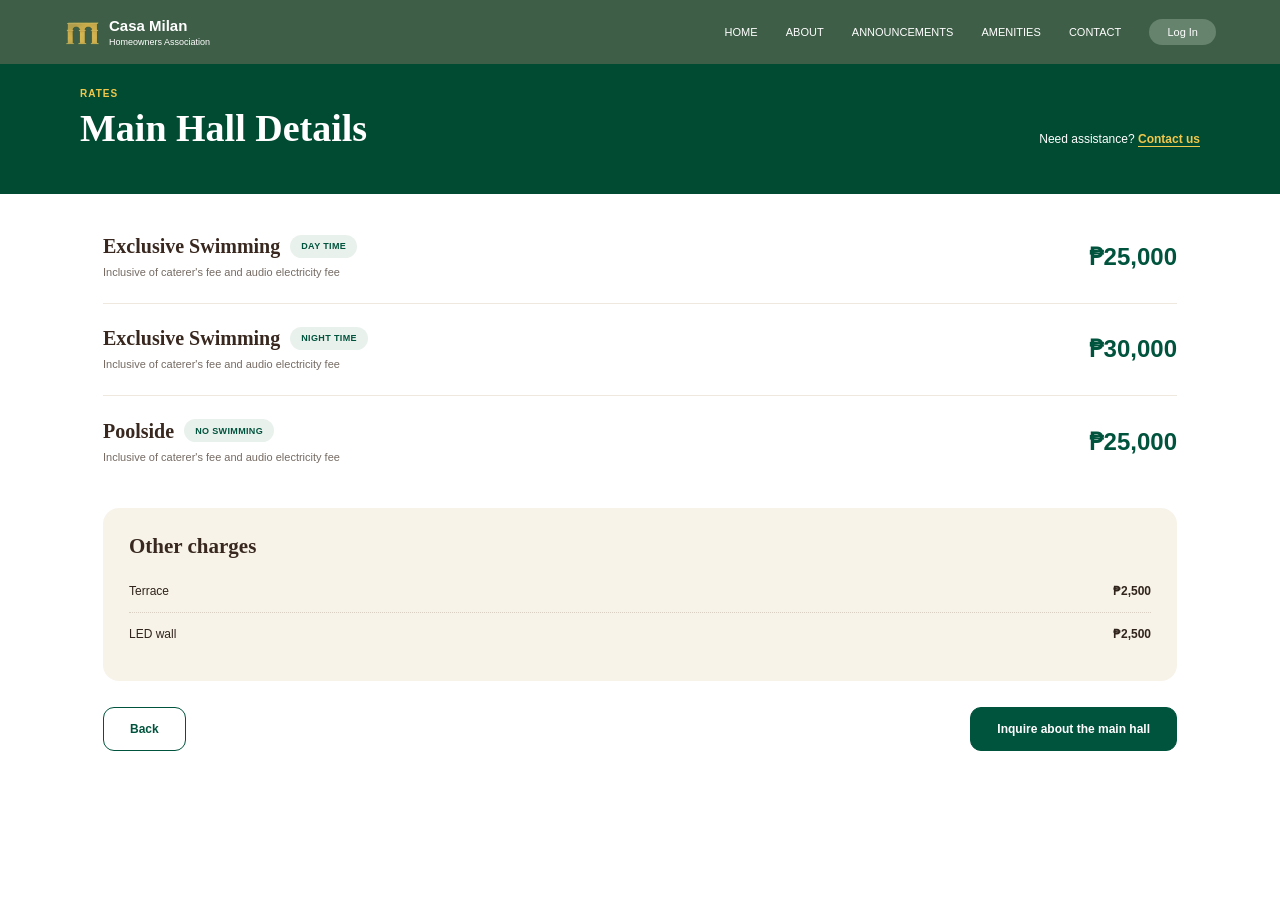
<file: WHOLEPROTOTYPE-main/WHOLEPROTOTYPE-main/html/html/mainhall.html>
<!DOCTYPE html>
<html lang="en">
<head>
	<meta charset="UTF-8">
	<meta name="viewport" content="width=device-width, initial-scale=1.0">
	<title>Main Hall Details | Casa Milan</title>
	<link rel="stylesheet" href="../../css/css/style.css">
</head>
<body class="main-hall-page">
	<nav>
		<a href="index.html#home" class="logo" aria-label="Casa Milan home">
			<img src="images/logo.png" alt="Casa Milan Homeowner's Association">
			<span>Casa Milan<small>Homeowners Association</small></span>
		</a>
		<div class="nav-links">
			<a href="index.html#home">Home</a>
			<a href="index.html#about">About</a>
			<a href="index.html#events">Announcements</a>
			<a href="index.html#amenities">Amenities</a>
			<a href="index.html#contact">Contact</a>
			<a href="index.html#login">Log In</a>
		</div>
	</nav>
	<main class="main-hall-page-content">
		<header class="main-hall-header">
			<div class="main-hall-header-inner">
				<div>
					<p class="main-hall-eyebrow">Rates</p>
					<h1>Main Hall Details</h1>
				</div>
				<p class="main-hall-assistance">Need assistance? <a href="contacts.html">Contact us</a></p>
			</div>
		</header>

		<div class="main-hall-content">
			<section class="main-hall-options" aria-label="Main Hall rental rates">
				<article class="main-hall-rate">
					<div class="main-hall-rate-info">
						<div class="main-hall-rate-title">
							<h2>Exclusive Swimming</h2>
							<span>Day Time</span>
						</div>
						<p>Inclusive of caterer's fee and audio electricity fee</p>
					</div>
					<strong class="main-hall-price">₱25,000</strong>
				</article>
				<article class="main-hall-rate">
					<div class="main-hall-rate-info">
						<div class="main-hall-rate-title">
							<h2>Exclusive Swimming</h2>
							<span>Night Time</span>
						</div>
						<p>Inclusive of caterer's fee and audio electricity fee</p>
					</div>
					<strong class="main-hall-price">₱30,000</strong>
				</article>
				<article class="main-hall-rate">
					<div class="main-hall-rate-info">
						<div class="main-hall-rate-title">
							<h2>Poolside</h2>
							<span>No Swimming</span>
						</div>
						<p>Inclusive of caterer's fee and audio electricity fee</p>
					</div>
					<strong class="main-hall-price">₱25,000</strong>
				</article>
			</section>

			<section class="main-hall-charges" aria-labelledby="main-hall-charges-title">
				<h2 id="main-hall-charges-title">Other charges</h2>
				<dl>
					<div><dt>Terrace</dt><dd>₱2,500</dd></div>
					<div><dt>LED wall</dt><dd>₱2,500</dd></div>
				</dl>
			</section>

			<div class="main-hall-actions">
				<a class="main-hall-back" href="amenity.html?name=hall">Back</a>
				<a class="main-hall-inquire" href="contacts.html">Inquire about the main hall</a>
			</div>
		</div>
	</main>
</body>
</html>
</file>
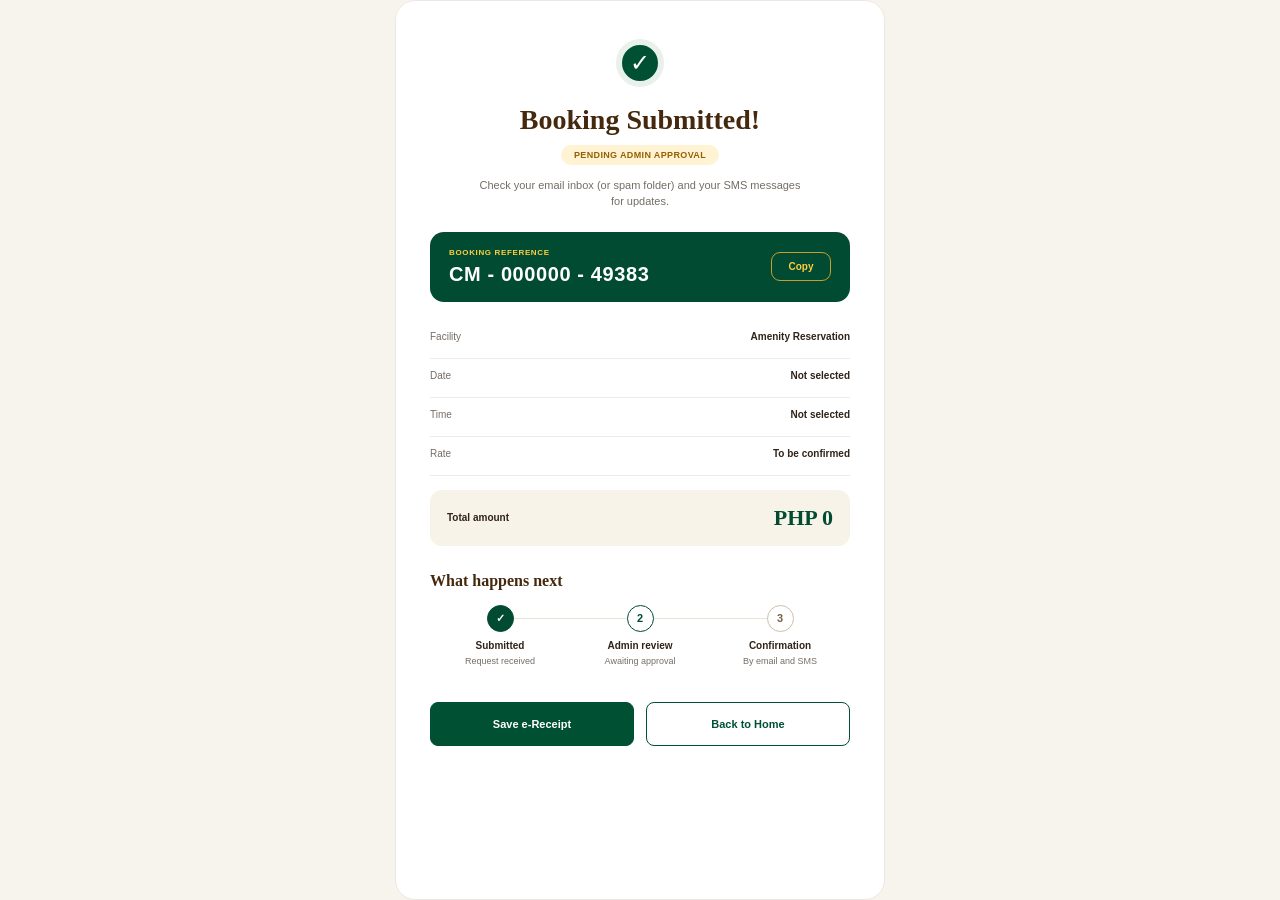
<file: WHOLEPROTOTYPE-main/WHOLEPROTOTYPE-main/html/html/success.html>
<!DOCTYPE html>
<html lang="en">
<head>
	<meta charset="UTF-8">
	<meta name="viewport" content="width=device-width, initial-scale=1.0">
	<title>Reservation Successful | Casa Milan</title>
	<link rel="stylesheet" href="../../css/css/style.css">
</head>
<body class="success-page-body">
	<main class="success-page">
		<section id="confirmation-card" class="confirmation-card" aria-labelledby="confirmation-title">
			<div class="confirmation-icon" aria-hidden="true">&#10003;</div>
			<h1 id="confirmation-title">Booking Submitted!</h1>
			<p class="confirmation-status">Pending admin approval</p>
			<p class="confirmation-message">Check your email inbox (or spam folder) and your SMS messages for updates.</p>

			<div class="confirmation-reference">
				<div>
					<span class="confirmation-reference-label">Booking reference</span>
					<strong id="booking-reference"></strong>
				</div>
				<button id="copy-reference" class="copy-reference-button" type="button" aria-label="Copy booking reference">Copy</button>
			</div>

			<dl class="confirmation-details">
				<div><dt>Facility</dt><dd id="booking-facility"></dd></div>
				<div id="booking-court-row" hidden><dt>Court</dt><dd id="booking-court"></dd></div>
				<div><dt>Date</dt><dd id="booking-date"></dd></div>
				<div><dt>Time</dt><dd id="booking-time"></dd></div>
				<div><dt>Rate</dt><dd id="booking-rate"></dd></div>
			</dl>

			<div class="confirmation-total"><span>Total amount</span><strong id="booking-total"></strong></div>

			<section class="confirmation-next" aria-labelledby="confirmation-next-title">
				<h2 id="confirmation-next-title">What happens next</h2>
				<ol class="confirmation-steps">
					<li class="is-complete">
						<span class="confirmation-step-number" aria-hidden="true">&#10003;</span>
						<strong>Submitted</strong>
						<span>Request received</span>
					</li>
					<li aria-current="step">
						<span class="confirmation-step-number">2</span>
						<strong>Admin review</strong>
						<span>Awaiting approval</span>
					</li>
					<li>
						<span class="confirmation-step-number">3</span>
						<strong>Confirmation</strong>
						<span>By email and SMS</span>
					</li>
				</ol>
			</section>
			<p id="copy-feedback" class="copy-feedback" aria-live="polite"></p>
			<div class="confirmation-actions">
				<button id="save-receipt" class="save-receipt-button" type="button">Save e-Receipt</button>
				<a class="confirmation-home-button" href="index.html#home">Back to Home</a>
			</div>
		</section>
	</main>

	<script>
		const query = new URLSearchParams(window.location.search);
		const facility = query.get('Amenity') || 'Amenity Reservation';
		const venueType = query.get('Venue Type') || '';
		const dateValue = query.get('Reservation Date') || '';
		const timeValue = query.get('Reservation Time') || '';
		const total = query.get('Total Amount') || 'PHP 0';
		const rateByAmenity = {
			'Swimming Pool': 'PHP 250',
			'Volleyball Court': 'PHP 1,000',
			'Badminton Court': {
				Taraflex: 'PHP 300',
				Concrete: 'PHP 150',
				'Semi-taraflex': 'PHP 250',
				'Table tennis': 'PHP 200'
			},
			'Basketball Court': 'PHP 1,800',
			'Pickleball Court': 'PHP 250 / player (5:00 PM - 9:00 PM only)',
			'Main Hall': 'PHP 30,000'
		};

		const formatDate = (value) => value ? new Date(`${value}T00:00:00`).toLocaleDateString('en-US', { month: 'short', day: 'numeric', year: 'numeric' }) : 'Not selected';
		const formatTimeRange = (value) => {
			if (!value) return 'Not selected';
			if (facility === 'Pickleball Court') return '5:00 PM - 9:00 PM';
			const start = new Date(`2000-01-01T${value}`);
			const formatTime = (time) => time.toLocaleTimeString('en-US', { hour: 'numeric', minute: '2-digit' });
			return formatTime(start);
		};
		const rate = typeof rateByAmenity[facility] === 'object' ? rateByAmenity[facility][venueType] || 'PHP 150' : rateByAmenity[facility] || 'To be confirmed';
		const referenceDate = dateValue.replaceAll('-', '').slice(2) || '000000';
		const reference = `CM - ${referenceDate} - ${String(Math.floor(Math.random() * 90000) + 10000)}`;

		document.getElementById('booking-reference').textContent = reference;
		document.getElementById('booking-facility').textContent = facility;
		document.getElementById('booking-date').textContent = formatDate(dateValue);
		document.getElementById('booking-time').textContent = formatTimeRange(timeValue);
		document.getElementById('booking-rate').textContent = rate;
		document.getElementById('booking-total').textContent = total;

		if (venueType) {
			document.getElementById('booking-court').textContent = `1 - ${venueType}`;
			document.getElementById('booking-court-row').hidden = false;
		}

		const copyButton = document.getElementById('copy-reference');
		const copyFeedback = document.getElementById('copy-feedback');
		copyButton.addEventListener('click', () => {
			if (!navigator.clipboard || !navigator.clipboard.writeText) {
				copyFeedback.textContent = 'Copying is unavailable in this browser. Please copy it manually.';
				return;
			}
			navigator.clipboard.writeText(reference).then(() => {
				copyFeedback.textContent = 'Booking reference copied.';
			}).catch(() => {
				copyFeedback.textContent = 'Unable to copy the booking reference. Please copy it manually.';
			});
		});

		document.getElementById('save-receipt').addEventListener('click', () => {
			const canvas = document.createElement('canvas');
			const context = canvas.getContext('2d');
			if (!context) {
				copyFeedback.textContent = 'Unable to create the e-receipt in this browser.';
				return;
			}

			const width = 1000;
			canvas.width = width;
			const rows = [
				{ label: 'Facility', value: facility },
				...(venueType ? [{ label: 'Court', value: `1 - ${venueType}` }] : []),
				{ label: 'Date', value: formatDate(dateValue) },
				{ label: 'Time', value: formatTimeRange(timeValue) },
				{ label: 'Rate', value: rate }
			];
			const wrapText = (text, maxWidth) => {
				context.font = 'bold 25px Arial';
				const lines = [];
				let line = '';
				text.split(' ').forEach((word) => {
					const candidate = line ? `${line} ${word}` : word;
					if (line && context.measureText(candidate).width > maxWidth) {
						lines.push(line);
						line = word;
					} else {
						line = candidate;
					}
				});
				if (line) lines.push(line);
				return lines;
			};

			const rowHeights = rows.map((row) => Math.max(70, wrapText(row.value, 500).length * 32 + 28));
			const rowsTop = 500;
			const totalTop = rowsTop + rowHeights.reduce((sum, height) => sum + height, 0) + 24;
			canvas.height = totalTop + 210;

			context.fillStyle = '#f7f4ed';
			context.fillRect(0, 0, canvas.width, canvas.height);
			context.fillStyle = '#ffffff';
			context.fillRect(20, 20, width - 40, canvas.height - 40);

			context.fillStyle = '#e8f1ec';
			context.beginPath();
			context.arc(width / 2, 100, 34, 0, Math.PI * 2);
			context.fill();
			context.fillStyle = '#005033';
			context.beginPath();
			context.arc(width / 2, 100, 26, 0, Math.PI * 2);
			context.fill();
			context.strokeStyle = '#ffffff';
			context.lineWidth = 5;
			context.beginPath();
			context.moveTo(width / 2 - 11, 100);
			context.lineTo(width / 2 - 3, 108);
			context.lineTo(width / 2 + 13, 91);
			context.stroke();

			context.textAlign = 'center';
			context.fillStyle = '#45290f';
			context.font = 'bold 34px Georgia';
			context.fillText('Booking Submitted!', width / 2, 180);
			context.fillStyle = '#fff3d4';
			context.fillRect(width / 2 - 170, 200, 340, 34);
			context.fillStyle = '#956000';
			context.font = 'bold 15px Arial';
			context.fillText('PENDING ADMIN APPROVAL', width / 2, 223);

			context.fillStyle = '#004b32';
			context.fillRect(70, 270, width - 140, 130);
			context.textAlign = 'left';
			context.fillStyle = '#ffce42';
			context.font = 'bold 15px Arial';
			context.fillText('BOOKING REFERENCE', 105, 310);
			context.fillStyle = '#ffffff';
			context.font = 'bold 28px Arial';
			context.fillText(reference, 105, 355);

			let rowTop = rowsTop;
			rows.forEach((row, index) => {
				const rowHeight = rowHeights[index];
				const valueLines = wrapText(row.value, 500);
				context.textAlign = 'left';
				context.fillStyle = '#756d66';
				context.font = '22px Arial';
				context.fillText(row.label, 70, rowTop + 38);
				context.textAlign = 'right';
				context.fillStyle = '#302319';
				context.font = 'bold 25px Arial';
				valueLines.forEach((line, lineIndex) => {
					context.fillText(line, width - 70, rowTop + 32 + lineIndex * 30);
				});
				context.strokeStyle = '#eeeae4';
				context.lineWidth = 1;
				context.beginPath();
				context.moveTo(70, rowTop + rowHeight);
				context.lineTo(width - 70, rowTop + rowHeight);
				context.stroke();
				rowTop += rowHeight;
			});

			context.fillStyle = '#f7f3e9';
			context.fillRect(70, totalTop, width - 140, 90);
			context.textAlign = 'left';
			context.fillStyle = '#302319';
			context.font = 'bold 20px Arial';
			context.fillText('TOTAL AMOUNT', 100, totalTop + 53);
			context.textAlign = 'right';
			context.fillStyle = '#004b32';
			context.font = 'bold 30px Georgia';
			context.fillText(total, width - 100, totalTop + 57);
			context.textAlign = 'center';
			context.fillStyle = '#756d66';
			context.font = '16px Arial';
			context.fillText('Booking confirmation only — not an official receipt.', width / 2, totalTop + 140);

			canvas.toBlob((blob) => {
				if (!blob) {
					copyFeedback.textContent = 'Unable to save the e-receipt. Please try again.';
					return;
				}
				const downloadUrl = URL.createObjectURL(blob);
				const downloadLink = document.createElement('a');
				downloadLink.href = downloadUrl;
				downloadLink.download = `casa-milan-${reference.toLowerCase().replace(/[^a-z0-9]+/g, '-')}.png`;
				downloadLink.click();
				window.setTimeout(() => URL.revokeObjectURL(downloadUrl), 1000);
				copyFeedback.textContent = 'Your e-receipt has been saved.';
			}, 'image/png');
		});
	</script>
</body>
</html>
</file>
<file: WHOLEPROTOTYPE-main/WHOLEPROTOTYPE-main/css/css/style.css>
*{
    margin:0px;
    padding:0px;
    box-sizing: border-box;
    font-family:Arial, Helvetica, sans-serif;
}

*[hidden] {
    display: none !important;
}

html {
    scroll-behavior: smooth;
}

body {
    overflow-y: auto;
}

nav{
    position:fixed;
    top:0;
    width:100%;
    background: rgba(3, 67, 39, 1);
    padding: 18px 55px;
    display: flex;
    justify-content: space-between;
    align-items: center;
    z-index: 1000;
}

.logo img {
    display: block;
    width: 72px;
    height: 72px;
    object-fit: contain;
}

.logo {
    display: flex;
    align-items: center;
    gap: 10px;
    color: #ffffff;
    font-size: 15px;
    font-weight: 700;
    line-height: 1.2;
    text-decoration: none;
}

.nav-links {
    display: flex;
    gap: 20px;
}

.nav-links a {
    color: #ffffff;
    text-decoration: none;
}

.hero {
    min-height: 100vh;
    background-image:
        linear-gradient(rgba(0, 0, 0, 0.7), rgba(0, 0, 0, 0.7)),
        url("./images/front_bg.jpeg");
    background-size: cover;
    background-repeat: no-repeat;
    background-position: center;
    display: flex;
    justify-content: center;
    align-items: center;
    text-align: center;
    color: #fff;
    padding-top: 60px;
}

.page-section {
    min-height: 70vh;
    padding: 120px 24px 60px;
    display: flex;
    flex-direction: column;
    justify-content: center;
    align-items: center;
    gap: 16px;
    text-align: center;
}

.page-section:nth-of-type(odd) {
    background: #f2eee7;
    color: #222222;
}

.page-section:nth-of-type(even) {
    background: #f2eee7;
    color: #222222;
}

.hero-content {
    display: flex;
    flex-direction: column;
    align-items: center;
    gap: 20px;
}

.hero h1 {
    max-width: 900px;
    font-size: 64px;
    line-height: 1.1;
    text-shadow: 2px 2px 6px rgba(0, 0, 0, 0.65);
}

.welcome-text {
    font-family: 'Montserrat', Arial, sans-serif;
}

.casa-milan-text {
    display: inline-block;
    color: #b07e01;
    font-family: 'Namdhinggo', Georgia, serif;
    font-size: 82px;
    text-shadow: 1px 1px 2px rgba(0, 0, 0, 0.5);
}

@media (max-width: 600px) {
    .hero h1 {
        font-size: 40px;
    }

    .casa-milan-text {
        font-size: 52px;
    }
}

.hero-buttons {
    display: flex;
    gap: 14px;
    flex-wrap: wrap;
    justify-content: center;
}

.hero-button {
    display: inline-block;
    border: 0;
    border-radius: 6px;
    padding: 14px 24px;
    background: #034327;
    color: #ffffff;
    cursor: pointer;
    font-size: 16px;
    font-weight: 700;
    text-decoration: none;
}

.resident-button {
    border: 0;
    border-radius: 6px;
    padding: 14px 24px;
    background: #034327;
    color: #ffffff;
    cursor: pointer;
    font-size: 16px;
    font-weight: 700;
}

.about-section {
    display: block;
    text-align: left;
}

.about-content {
    width: min(100%, 1200px);
    margin: 0 auto;
    display: grid;
    grid-template-columns: minmax(0, 1fr) minmax(320px, 0.85fr);
    gap: 54px;
    align-items: center;
}

.about-copy h2 {
    margin-bottom: 20px;
    text-align: left;
}

.about-copy p {
    text-align: left;
    width: 100%;
    margin: 0;
    line-height: 1.9;
    font-family: Arial, Helvetica, sans-serif;
}

.about-image {
    width: 100%;
    max-height: 520px;
    object-fit: cover;
    border-radius: 18px;
    box-shadow: 12px 14px 0 rgba(107, 108, 82, 0.45);
}

@media (max-width: 900px) {
    .about-content {
        grid-template-columns: 1fr;
        gap: 30px;
    }

    .about-image {
        max-height: 420px;
    }
}

.events-section {
    padding: 70px 42px;
    background: #f2eee7;
    color: #665f4b;
    padding-top: 24px;
}

.events-section .event-announcement {
    margin-top: 16px;
}

.events-section h2 {
    margin-bottom: 30px;
    font-family: Georgia, serif;
    font-size: 32px;
    font-weight: 400;
    text-shadow: 1px 2px 2px rgba(0, 0, 0, 0.25);
}

.events-grid {
    max-width: 1100px;
    display: grid;
    grid-template-columns: repeat(2, minmax(0, 1fr));
    gap: 32px;
    margin: 0 auto;
}

.amenity-announcement-heading {
    max-width: 1100px;
    margin: 54px auto 22px;
}

.maintenance-announcement {
    width: min(100%, 1100px);
    margin: 0 auto;
    padding: 18px 28px 18px 42px;
    border-left: 24px solid #5654f4;
    border-radius: 0 8px 8px 0;
    background: #ffffff;
    color: #111111;
    box-shadow: 0 3px 8px rgba(74, 45, 29, 0.08);
}

.event-announcement {
    width: min(100%, 1100px);
    margin: 0 auto;
    padding: 18px 28px 18px 42px;
    border-left: 24px solid #c8700c;
    border-radius: 0 8px 8px 0;
    background: #ffffff;
    color: #111111;
    box-shadow: 0 3px 8px rgba(74, 45, 29, 0.08);
}

.maintenance-announcement h3, .event-announcement h3 {
    margin-bottom: 12px;
    font-family: Arial, Helvetica, sans-serif;
    font-size: clamp(24px, 3vw, 32px);
    line-height: 1.15;
}

.maintenance-announcement p, .event-announcement p {
    max-width: 1000px;
    font-size: clamp(16px, 2vw, 20px);
    line-height: 1.35;
}

.event-card {
    overflow: hidden;
    border-radius: 24px;
    box-shadow: -10px 14px 0 rgba(107, 108, 82, 0.55);
}

.event-card img {
    display: block;
    width: 100%;
    height: auto;
    object-fit: contain;
}

@media (max-width: 700px) {
    .events-section {
        padding: 60px 24px;
    }

    .events-grid {
        grid-template-columns: 1fr;
    }

    .maintenance-announcement {
        padding: 18px 18px 18px 22px;
        border-left-width: 12px;
    }
}

.amenities-section {
    min-height: auto;
    padding: 70px 28px;
    background: #f2eee7;
    color: #665f4b;
}

.amenities-intro {
    margin-bottom: 24px;
    font-family: Georgia, serif;
    font-size: 14px;
}

.facilities-title {
    margin-bottom: 12px;
    font-family: Georgia, serif;
    font-size: 34px;
    font-weight: 400;
}

.amenities-grid {
    width: 100%;
    max-width: 1200px;
    display: grid;
    grid-template-columns: repeat(5, minmax(0, 1fr));
    gap: 28px;
}

.amenity-card {
    overflow: hidden;
    border-radius: 28px;
    background: #ebe6cf;
    box-shadow: 0 3px 8px rgba(74, 45, 29, 0.08);
}

.amenity-card a {
    display: block;
    color: #665f4b;
    text-decoration: none;
    transition: transform 0.2s ease, box-shadow 0.2s ease;
}

.amenity-card img {
    display: block;
    width: 100%;
    aspect-ratio: 1 / 1.1;
    object-fit: cover;
}

.amenity-card h3 {
    min-height: 86px;
    display: flex;
    align-items: center;
    justify-content: center;
    padding: 14px 10px;
    font-family: Georgia, serif;
    font-size: 18px;
    font-weight: 400;
    text-align: center;
}

.amenity-card a:hover,
.amenity-card a:focus-visible {
    transform: translateY(-5px);
    box-shadow: 0 8px 16px rgba(74, 45, 29, 0.2);
    outline: none;
}

@media (max-width: 900px) {
    .amenities-grid {
        grid-template-columns: repeat(3, minmax(0, 1fr));
    }
}

@media (max-width: 600px) {
    .amenities-grid {
        grid-template-columns: repeat(2, minmax(0, 1fr));
    }
}

@media (max-width: 700px) {
    .reservation-page-body nav {
        padding: 6px 12px;
    }

    .reservation-page-body .nav-links {
        gap: 8px;
    }

    .reservation-page-body .nav-links a,
    .reservation-page-body .logo {
        font-size: 8px;
    }

    .reservation-page-body .logo img {
        width: 28px;
        height: 28px;
    }
}

@media (max-width: 620px) {
    .reservation-page {
        grid-template-columns: minmax(0, 1fr);
        gap: 14px;
    }

    .reservation-summary {
        min-height: auto;
    }
}

@media (max-width: 420px) {
    .reservation-page-body nav {
        flex-wrap: wrap;
        justify-content: center;
        gap: 5px 12px;
    }

    .reservation-page-body .nav-links {
        gap: 9px;
    }

    .reservation-name-fields,
    .reservation-contact-fields {
        grid-template-columns: minmax(0, 1fr);
    }
}

.contact-section {
    min-height: auto;
    padding: 0;
    background: #4a2d1d;
    color: #ffffff;
}

.contact-page-body {
    background: #f2eee7;
}

.contact-page {
    min-height: 100vh;
    padding: 90px 24px 60px;
}

.contact-panel {
    width: min(100%, 1040px);
    margin: 0 auto;
    padding: 38px 48px 42px;
    border-radius: 10px;
    background: #9fa182;
    color: #ffffff;
}

.contact-intro h1,
.contact-details h2 {
    margin: 0;
    color: #ffffff;
    font-size: 48px;
    line-height: 1.1;
    text-shadow: 1px 2px 2px rgba(0, 0, 0, 0.18);
}

.contact-intro p {
    margin: 12px 0 26px;
    font-size: 18px;
}

.inquiry-form {
    display: grid;
    grid-template-columns: minmax(0, 1fr) minmax(0, 1.2fr);
    column-gap: 136px;
    align-items: start;
}

.form-column {
    display: flex;
    flex-direction: column;
    gap: 18px;
}

.form-field {
    display: flex;
    flex-direction: column;
    gap: 7px;
}

.form-field label {
    font-weight: 700;
}

.form-field input,
.form-field textarea {
    width: 100%;
    border: 0;
    border-radius: 6px;
    padding: 9px 12px;
    background: #ffffff;
    color: #222222;
    font: inherit;
}

.form-field input {
    height: 36px;
}

.form-field textarea {
    min-height: 56px;
    resize: vertical;
}

.form-field input:focus,
.form-field textarea:focus {
    outline: 3px solid rgba(255, 255, 255, 0.65);
    outline-offset: 2px;
}

.contact-submit {
    justify-self: start;
    min-width: 100px;
    padding: 10px 24px;
    border: 0;
    border-radius: 5px;
    background: #075b3e;
    color: #ffffff;
    cursor: pointer;
    font: inherit;
    font-family: Georgia, serif;
}

.contact-submit:hover,
.contact-submit:focus-visible {
    background: #06452f;
}

.contact-lower {
    display: grid;
    grid-template-columns: minmax(0, 1fr) minmax(0, 1.2fr);
    gap: 56px;
    align-items: end;
    margin-top: 48px;
}

.contact-details h2 {
    margin-bottom: 24px;
    font-size: 36px;
}

.contact-details dl {
    display: grid;
    gap: 22px;
}

.contact-details dt {
    margin-bottom: 3px;
}

.contact-details dd {
    margin: 0;
    font-size: 17px;
}

.contact-details a {
    color: #ffffff;
}

.contact-map {
    position: relative;
    min-width: 0;
}

.contact-map img {
    display: block;
    width: 100%;
    aspect-ratio: 1.55;
    object-fit: cover;
    border: 5px solid #b57d00;
    border-radius: 22px;
}

.contact-map p {
    position: absolute;
    right: -24px;
    bottom: -22px;
    width: min(88%, 330px);
    margin: 0;
    padding: 14px 18px;
    border: 4px solid #b57d00;
    border-radius: 16px;
    background: #ffffff;
    color: #333333;
    font-size: 14px;
    line-height: 1.35;
    box-shadow: 0 3px 6px rgba(0, 0, 0, 0.2);
}

.contact-map p span {
    color: #1689a0;
    font-size: 20px;
}

@media (max-width: 800px) {
    .contact-panel {
        padding: 30px 24px 38px;
    }

    .inquiry-form,
    .contact-lower {
        grid-template-columns: 1fr;
        gap: 20px;
    }

    .contact-lower {
        margin-top: 42px;
    }

    .contact-map p {
        right: 12px;
    }
}

@media (max-width: 560px) {
    .contact-page {
        padding: 72px 14px 40px;
    }

    .contact-panel {
        padding: 28px 18px 34px;
    }

    .contact-intro h1 {
        font-size: 38px;
    }

    .contact-details h2 {
        font-size: 32px;
    }

    .contact-map p {
        position: static;
        width: 100%;
        margin-top: 12px;
    }
}

.amenity-page-body {
    background: #f2eee7;
    color: #4a2d1d;
}

.amenity-page-body nav {
    min-height: 46px;
    padding: 6px 30px;
}

.amenity-page-body .logo {
    gap: 7px;
    font-size: 9px;
    line-height: 1.15;
}

.amenity-page-body .logo img {
    width: 32px;
    height: 32px;
}

.amenity-page-body .nav-links {
    gap: 16px;
}

.amenity-page-body .nav-links a {
    font-size: 9px;
}

.amenity-hero {
    min-height: 226px;
    padding: 101px max(30px, calc((100% - 1080px) / 2)) 25px;
    background: #305b49;
    color: #ffffff;
}

.amenity-breadcrumb {
    margin-bottom: 8px;
    font-size: 11px;
}

.amenity-breadcrumb a {
    color: inherit;
}

.amenity-hero h1 {
    margin-bottom: 4px;
    font-family: Georgia, serif;
    font-size: clamp(2.2rem, 5vw, 2.75rem);
    line-height: 1.1;
}

.amenity-hero > p:last-child {
    max-width: 520px;
    font-size: 13px;
    line-height: 1.5;
}

.amenity-page-body .amenity-detail-page {
    min-height: calc(100vh - 226px);
    padding: 30px 30px 54px;
    background: #f2eee7;
    color: #4a2d1d;
}

.amenity-page-body .amenity-detail {
    width: min(100%, 1080px);
    margin: 0 auto;
    display: grid;
    grid-template-columns: minmax(0, 1.8fr) minmax(260px, 0.95fr);
    gap: 48px;
    align-items: start;
}

.amenity-page-body .amenity-about h2,
.amenity-page-body .amenity-gallery h2,
.amenity-page-body .amenity-booking h2 {
    margin-bottom: 12px;
    font-family: Georgia, serif;
    font-size: 19px;
    font-weight: 400;
}

.amenity-page-body .amenity-about ul {
    display: flex;
    flex-wrap: wrap;
    gap: 8px;
    margin: 0;
    padding: 0;
    list-style: none;
}

.amenity-page-body .amenity-about li {
    padding: 7px 12px;
    border: 1px solid #e8e1d7;
    border-radius: 999px;
    background: #ffffff;
    font-size: 10px;
}

.amenity-page-body .amenity-gallery {
    margin-top: 26px;
}

.amenity-page-body .amenity-detail-image {
    display: block;
    width: 100%;
    aspect-ratio: 2.85 / 1;
    max-height: 300px;
    object-fit: cover;
    border-radius: 12px;
}

.amenity-page-body .amenity-booking {
    padding: 20px 18px 18px;
    border-radius: 15px;
    background: #fbf9f6;
    box-shadow: 0 8px 24px rgba(58, 45, 34, 0.14);
}

.amenity-page-body .amenity-booking h2 {
    margin-bottom: 12px;
}

.amenity-page-body .amenity-detail-rates {
    margin: 0 0 12px;
}

.amenity-page-body .amenity-detail-rates strong {
    display: block;
    margin-bottom: 7px;
    font-size: 11px;
}

.amenity-page-body .amenity-detail-rates p {
    margin: 6px 0;
    padding: 11px;
    border: 1px solid #e8e1d7;
    border-radius: 10px;
    background: #fbf9f6;
    font-size: 11px;
    line-height: 1.5;
}

.amenity-page-body .amenity-actions {
    display: flex;
    gap: 8px;
    flex-wrap: wrap;
}

.amenity-page-body .amenity-actions .back-link {
    flex: 1 1 100%;
    padding: 10px 14px;
    border-radius: 8px;
    font-size: 11px;
    text-align: center;
}

.main-hall-page {
    min-height: 100vh;
    background: #ffffff;
    color: #30241c;
}

.main-hall-page nav {
    min-height: 64px;
    padding: 7px 5%;
    background: #034327;
}

.main-hall-page .logo {
    gap: 7px;
    font-size: 15px;
}

.main-hall-page .logo img {
    width: 38px;
    height: 38px;
}

.main-hall-page .nav-links {
    align-items: center;
    gap: clamp(12px, 2.2vw, 30px);
}

.main-hall-page .nav-links a {
    font-size: 11px;
    text-transform: uppercase;
}

.main-hall-page-content {
    min-height: 100vh;
}

.main-hall-header {
    padding: 88px 23px 44px;
    background: #004b32;
    color: #ffffff;
}

.main-hall-header-inner {
    display: flex;
    align-items: flex-end;
    justify-content: space-between;
    gap: 24px;
    width: min(100%, 1120px);
    margin: 0 auto;
}

.main-hall-eyebrow {
    margin-bottom: 9px;
    color: #f1c84b;
    font-size: 10px;
    font-weight: 700;
    letter-spacing: 0.1em;
    text-transform: uppercase;
}

.main-hall-header h1 {
    color: #ffffff;
    font-family: Georgia, serif;
    font-size: clamp(30px, 4vw, 38px);
    line-height: 1.1;
}

.main-hall-assistance {
    padding-bottom: 4px;
    font-size: 12px;
    white-space: nowrap;
}

.main-hall-assistance a {
    color: #f1c84b;
    font-weight: 700;
    text-underline-offset: 3px;
}

.main-hall-content {
    width: min(100%, 1120px);
    margin: 0 auto;
    padding: 18px 23px 22px;
}

.main-hall-rate {
    display: flex;
    align-items: center;
    justify-content: space-between;
    gap: 18px;
    min-height: 92px;
    padding: 15px 0;
    border-bottom: 1px solid #eee8df;
}

.main-hall-rate:last-child {
    border-bottom: 0;
}

.main-hall-rate-info {
    min-width: 0;
}

.main-hall-rate-title {
    display: flex;
    align-items: center;
    flex-wrap: wrap;
    gap: 10px;
}

.main-hall-rate-title h2 {
    color: #38281f;
    font-family: Georgia, serif;
    font-size: 20px;
    line-height: 1.2;
}

.main-hall-rate-title span {
    display: inline-flex;
    align-items: center;
    min-height: 23px;
    padding: 4px 11px;
    border-radius: 15px;
    background: #e9f1ed;
    color: #00533c;
    font-size: 9px;
    font-weight: 700;
    letter-spacing: 0.04em;
    text-transform: uppercase;
}

.main-hall-rate-info p {
    margin-top: 7px;
    color: #756b63;
    font-size: 11px;
    line-height: 1.4;
}

.main-hall-price {
    flex: 0 0 auto;
    color: #00533c;
    font-size: 24px;
    font-weight: 700;
    white-space: nowrap;
}

.main-hall-charges {
    margin: 20px 0 26px;
    padding: 26px;
    border-radius: 16px;
    background: #f7f3e9;
}

.main-hall-charges h2 {
    margin-bottom: 12px;
    color: #38281f;
    font-family: Georgia, serif;
    font-size: 21px;
}

.main-hall-charges dl > div {
    display: flex;
    align-items: center;
    justify-content: space-between;
    gap: 16px;
    min-height: 42px;
    border-bottom: 1px dotted #d9d0c3;
    font-size: 12px;
}

.main-hall-charges dl > div:last-child {
    border-bottom: 0;
}

.main-hall-charges dd {
    font-weight: 700;
}

.main-hall-actions {
    display: flex;
    align-items: center;
    justify-content: space-between;
    gap: 16px;
}

.main-hall-back,
.main-hall-inquire {
    display: inline-flex;
    align-items: center;
    justify-content: center;
    min-height: 44px;
    padding: 10px 26px;
    border: 1px solid #00533c;
    border-radius: 11px;
    font-size: 12px;
    font-weight: 700;
    text-decoration: none;
}

.main-hall-back {
    background: #ffffff;
    color: #00533c;
}

.main-hall-inquire {
    background: #00533c;
    color: #ffffff;
}

.main-hall-back:hover,
.main-hall-inquire:hover,
.main-hall-back:focus-visible,
.main-hall-inquire:focus-visible {
    filter: brightness(0.92);
}

.back-link {
    display: inline-block;
    padding: 12px 18px;
    border-radius: 6px;
    background: #4a2d1d;
    color: #ffffff;
    text-decoration: none;
    font-weight: 700;
}

.back-link:hover,
.back-link:focus-visible {
    background: #665f4b;
}

.reservation-page-body {
    background: #f2eee7;
}

.reservation-page-body nav {
    min-height: 50px;
    padding: 8px 30px;
}

.reservation-page-body .logo {
    gap: 7px;
    font-size: 9px;
    line-height: 1.15;
}

.reservation-page-body .logo img {
    width: 32px;
    height: 32px;
}

.reservation-page-body .nav-links {
    gap: 16px;
}

.reservation-page-body .nav-links a {
    font-size: 9px;
}

.reservation-page {
    min-height: 100vh;
    width: min(100%, 1120px);
    margin: 0 auto;
    padding: 81px 24px 24px;
    display: grid;
    grid-template-columns: minmax(210px, 0.72fr) minmax(0, 1.15fr);
    gap: 18px;
    align-content: start;
    color: #4a2d1d;
}

.reservation-summary {
    min-height: 362px;
    padding: 18px;
    display: flex;
    flex-direction: column;
    border-radius: 14px;
    background: #004b34;
    color: #ffffff;
}

.reservation-summary .reservation-eyebrow {
    margin-bottom: 8px;
    color: #e9c94f;
    font-size: 8px;
    font-weight: 700;
    letter-spacing: 0.08em;
    text-transform: uppercase;
}

.reservation-summary h2,
.reservation-summary h3 {
    font-family: Georgia, serif;
    font-weight: 400;
}

.reservation-summary h2 {
    margin-bottom: 12px;
    font-size: 19px;
}

.reservation-summary-image,
.reservation-summary-placeholder {
    width: 100%;
    aspect-ratio: 1.75 / 1;
    margin-bottom: 13px;
    border-radius: 9px;
    background: #315b49;
}

.reservation-summary-image {
    display: block;
    object-fit: cover;
}

.reservation-summary-placeholder {
    padding: 9px;
    color: #ffffff;
    font-size: 9px;
}

.reservation-summary h3 {
    margin-bottom: 4px;
    font-size: 16px;
}

.reservation-summary-description {
    font-size: 10px;
    line-height: 1.45;
}

.reservation-summary-meta {
    margin-top: auto;
    padding-top: 12px;
    border-top: 1px solid rgba(255, 255, 255, 0.18);
    font-size: 9px;
}

.reservation-summary-row {
    display: flex;
    justify-content: space-between;
    gap: 8px;
    margin-top: 7px;
}

.reservation-summary-row > span,
.reservation-summary-row > strong {
    flex: 0 0 auto;
}

.reservation-summary-row ul {
    margin: 0;
    padding: 0;
    list-style: none;
    text-align: right;
}

.reservation-summary-row li + li {
    margin-top: 3px;
}

.reservation-panel {
    min-width: 0;
    padding: 22px;
    display: flex;
    flex-direction: column;
    border-radius: 14px;
    background: #ffffff;
    box-shadow: 0 8px 22px rgba(58, 45, 34, 0.12);
    color: #4a2d1d;
}

.reservation-steps {
    display: flex;
    align-items: center;
    justify-content: space-between;
    margin: 0 0 19px;
    padding: 0;
    list-style: none;
}

.reservation-steps li {
    display: flex;
    align-items: center;
    gap: 6px;
    color: #665f4b;
    font-size: 9px;
    white-space: nowrap;
}

.reservation-steps li:not(:last-child)::after {
    width: 18px;
    height: 1px;
    margin: 0 2px;
    background: #d7d0c7;
    content: "";
}

.reservation-steps li > span:first-child {
    width: 17px;
    height: 17px;
    display: inline-flex;
    align-items: center;
    justify-content: center;
    border: 1px solid #c9c1b6;
    border-radius: 50%;
    background: #ffffff;
    color: #4a2d1d;
    font-size: 9px;
}

.reservation-steps li[aria-current="step"] > span:first-child {
    border-color: #004b34;
    background: #004b34;
    color: #ffffff;
}

.reservation-heading {
    margin-bottom: 16px;
}

.reservation-eyebrow {
    margin-bottom: 10px;
    font-size: 14px;
    font-weight: 700;
    letter-spacing: 0.08em;
    text-transform: uppercase;
}

.reservation-heading h1 {
    margin-bottom: 4px;
    font-family: Georgia, serif;
    font-size: clamp(24px, 3vw, 30px);
    font-weight: 400;
    line-height: 1.1;
}

.reservation-heading > p {
    color: #665f4b;
    font-size: 10px;
    line-height: 1.5;
}

.reservation-form {
    flex: 1;
    display: flex;
    flex-direction: column;
    gap: 13px;
}

.reservation-form-section {
    min-width: 0;
    border: 0;
    padding: 0;
}

.reservation-form-section legend {
    margin-bottom: 7px;
    color: #075b3e;
    font-size: 9px;
    font-weight: 700;
    letter-spacing: 0.05em;
    text-transform: uppercase;
}

.reservation-name-fields,
.reservation-contact-fields {
    display: grid;
    gap: 9px;
}

.reservation-name-fields {
    grid-template-columns: repeat(3, minmax(0, 1fr));
}

.reservation-contact-fields {
    grid-template-columns: repeat(2, minmax(0, 1fr));
}

.reservation-field {
    display: flex;
    flex-direction: column;
    gap: 7px;
}

.reservation-field-email {
    grid-column: 1 / -1;
}

.reservation-field label {
    font-size: 9px;
}

.reservation-field input,
.reservation-field select {
    width: 100%;
    min-width: 0;
    height: 34px;
    padding: 7px 9px;
    border: 1px solid #c9c1b6;
    border-radius: 6px;
    background: #ffffff;
    color: #222222;
    font: inherit;
}

.reservation-field input:focus {
    border-color: #075b3e;
    outline: 2px solid rgba(7, 91, 62, 0.18);
    outline-offset: 1px;
}

.reservation-field input[type="date"],
.reservation-field input[type="time"] {
    color-scheme: light;
}

.reservation-field select:focus {
    border-color: #075b3e;
    outline: 2px solid rgba(7, 91, 62, 0.18);
    outline-offset: 1px;
}

.reservation-form-note {
    color: #665f4b;
    font-size: 9px;
}

.reservation-submit {
    padding: 9px 22px;
    border: 0;
    border-radius: 7px;
    background: #004b34;
    color: #ffffff;
    cursor: pointer;
    font: 700 11px Georgia, serif;
}

.reservation-form-actions {
    display: flex;
    align-items: center;
    justify-content: space-between;
    gap: 12px;
    margin-top: auto;
    padding-top: 12px;
    border-top: 1px solid #eee9e2;
}

.reservation-back {
    padding: 8px 20px;
    border: 1px solid #075b3e;
    border-radius: 7px;
    background: #ffffff;
    color: #075b3e;
    text-decoration: none;
    font: 11px Georgia, serif;
}

.reservation-back:hover,
.reservation-back:focus-visible {
    background: #f2eee7;
}

.reservation-submit:hover,
.reservation-submit:focus-visible {
    background: #06452f;
}

.reservation-form-actions .reservation-submit {
    margin-left: auto;
}

.schedule-page-body {
    min-height: 100vh;
    overflow-x: hidden;
    background: #f2eee7;
    color: #4a2d1d;
}

.schedule-page-body nav {
    min-height: 64px;
    padding: 7px 5%;
    background: #034327;
}

.schedule-page-body .logo {
    gap: 7px;
    font-size: 15px;
}

.schedule-page-body .logo img {
    width: 38px;
    height: 38px;
}

.schedule-page-body .nav-links {
    align-items: center;
    gap: clamp(12px, 2.2vw, 30px);
}

.schedule-page-body .nav-links a {
    font-size: 11px;
    text-transform: uppercase;
}

.schedule-page {
    width: min(83%, 1100px);
    min-height: calc(100vh - 100px);
    margin: 88px auto 12px;
    display: grid;
    grid-template-columns: minmax(190px, 0.62fr) minmax(0, 1.3fr);
    gap: 22px;
}

.schedule-summary {
    min-width: 0;
    padding: 24px 22px 20px;
    display: flex;
    flex-direction: column;
    border-radius: 16px;
    background: #004b34;
    color: #ffffff;
}

.schedule-summary-eyebrow {
    margin-bottom: 10px;
    color: #e9c94f;
    font-size: 9px;
    font-weight: 700;
    letter-spacing: 0.08em;
    text-transform: uppercase;
}

.schedule-summary h1 {
    margin-bottom: 4px;
    font-family: Georgia, serif;
    font-size: clamp(20px, 2vw, 27px);
    line-height: 1.15;
}

.schedule-summary-type {
    font-size: 11px;
}

.schedule-summary-details {
    margin-top: 20px;
}

.schedule-summary-details > div {
    padding: 10px 0;
    border-top: 1px solid rgba(255, 255, 255, 0.16);
}

.schedule-summary-details dt,
.schedule-summary-rate > span {
    margin-bottom: 3px;
    font-size: 9px;
}

.schedule-summary-details dd,
.schedule-summary-rate strong {
    font-size: 11px;
    font-weight: 700;
    line-height: 1.4;
}

.schedule-summary-rate {
    display: flex;
    justify-content: space-between;
    gap: 8px;
    margin-top: auto;
    padding-top: 13px;
    border-top: 1px solid rgba(255, 255, 255, 0.16);
}

.schedule-panel {
    min-width: 0;
    padding: 28px 27px 20px;
    display: flex;
    flex-direction: column;
    border-radius: 16px;
    background: #ffffff;
    box-shadow: 0 8px 22px rgba(58, 45, 34, 0.1);
}

.schedule-steps {
    margin-bottom: 20px;
}

.schedule-steps li.is-complete > span:first-child {
    border-color: #004b34;
    background: #004b34;
    color: #ffffff;
}

.schedule-heading {
    margin-bottom: 18px;
}

.schedule-heading h2 {
    margin-bottom: 5px;
    font-family: Georgia, serif;
    font-size: clamp(23px, 2.5vw, 29px);
    font-weight: 400;
    line-height: 1.15;
}

.schedule-heading p {
    color: #665f4b;
    font-size: 11px;
}

.schedule-selection {
    flex: 1;
    display: grid;
    grid-template-columns: minmax(0, 1fr) minmax(0, 1fr);
    gap: 20px;
}

.schedule-calendar {
    min-width: 0;
    padding-top: 2px;
}

.schedule-month-controls {
    display: grid;
    grid-template-columns: 27px 1fr 27px;
    align-items: center;
    margin-bottom: 12px;
}

.schedule-month-controls h3 {
    min-width: 0;
    text-align: center;
    font-family: Georgia, serif;
    font-size: 14px;
}

.month-button {
    width: 26px;
    height: 26px;
    border: 1px solid #d8d0c7;
    border-radius: 50%;
    background: #ffffff;
    color: #4a2d1d;
    cursor: pointer;
    font-size: 16px;
    line-height: 1;
}

.month-button:disabled {
    color: #c7cccf;
    cursor: default;
}

.calendar-weekdays,
.calendar-grid {
    display: grid;
    grid-template-columns: repeat(7, minmax(0, 1fr));
    text-align: center;
}

.calendar-weekdays {
    margin-bottom: 8px;
    font-size: 8px;
    font-weight: 400;
    text-transform: uppercase;
}

.calendar-grid {
    row-gap: 4px;
}

.calendar-day {
    justify-self: center;
    width: 30px;
    height: 30px;
    border: 0;
    border-radius: 50%;
    background: transparent;
    color: #4a2d1d;
    cursor: pointer;
    font: inherit;
    font-size: 10px;
}

.calendar-day:hover,
.calendar-day:focus-visible,
.calendar-day-selected {
    background: #004b34;
    color: #ffffff;
}

.calendar-day-today {
    background: #3174e8;
    color: #ffffff;
}

.calendar-day-selected.calendar-day-today {
    background: #004b34;
}

.calendar-day-past {
    color: #a9a097;
    cursor: default;
}

.calendar-day-past:hover {
    background: transparent;
    color: #a9a097;
}

.schedule-form {
    min-width: 0;
    display: flex;
    flex-direction: column;
}

.duration-field {
    display: flex;
    flex-direction: column;
    gap: 5px;
    font-size: 9px;
    font-weight: 700;
}

.duration-field select {
    width: 100%;
    height: 33px;
    padding: 0 10px;
    border: 1px solid #d8d0c7;
    border-radius: 6px;
    appearance: auto;
    background: #ffffff;
    color: #4a2d1d;
    font-size: 10px;
    font-weight: 400;
}

.selected-date-label {
    margin: 11px 0 6px;
    font-size: 10px;
    font-weight: 700;
}

.time-slots {
    display: grid;
    grid-template-columns: minmax(0, 1fr);
    gap: 5px;
}

.time-slot {
    min-width: 0;
    min-height: 30px;
    padding: 5px 9px;
    display: flex;
    align-items: center;
    justify-content: space-between;
    gap: 5px;
    border: 1px solid #075b3e;
    border-radius: 6px;
    background: #ffffff;
    color: #075b3e;
    cursor: pointer;
    font-size: 8px;
    text-align: left;
}

.time-slot-status {
    flex: 0 0 auto;
    font-size: 8px;
    font-weight: 400;
}

.time-slot-available:hover,
.time-slot-available:focus-visible {
    background: #e7f2eb;
}

.time-slot-selected,
.time-slot-selected:hover,
.time-slot-selected:focus-visible {
    border-color: #004b34;
    background: #004b34;
    color: #ffffff;
}

.schedule-legend {
    display: flex;
    align-items: center;
    justify-content: space-between;
    flex-wrap: wrap;
    gap: 8px 12px;
    margin-top: auto;
    padding: 13px 0;
    border-top: 1px solid #eee9e2;
    border-bottom: 1px solid #eee9e2;
    color: #665f4b;
    font-size: 8px;
}

.schedule-legend > span {
    display: inline-flex;
    align-items: center;
    gap: 5px;
}

.schedule-legend > span::before {
    width: 9px;
    height: 9px;
    border: 1px solid currentColor;
    border-radius: 2px;
    content: "";
}

.legend-available { color: #075b3e; }
.legend-selected { color: #004b34; }
.legend-maintenance { color: #c55353; }
.legend-booked { color: #888888; }
.legend-today { color: #3174e8; }

.legend-selected::before {
    background: #004b34;
}

.legend-maintenance::before {
    background: #fae9e7;
}

.legend-booked::before {
    border-color: #dddddd !important;
    background: #dddddd;
}

.legend-today::before {
    border-color: #3174e8 !important;
    border-radius: 50% !important;
    background: #3174e8;
}

.schedule-actions {
    display: flex;
    justify-content: space-between;
    gap: 12px;
    margin-top: 16px;
}

.schedule-back-button,
.schedule-next-button {
    display: inline-flex;
    align-items: center;
    justify-content: center;
    min-width: 67px;
    min-height: 36px;
    padding: 0 18px;
    border-radius: 7px;
    font-family: Georgia, serif;
    font-size: 11px;
    font-weight: 700;
    text-decoration: none;
}

.schedule-back-button {
    border: 1px solid #075b3e;
    background: #ffffff;
    color: #075b3e;
}

.schedule-next-button {
    border: 0;
    background: #004b34;
    color: #ffffff;
    cursor: pointer;
}

.schedule-back-button:hover,
.schedule-next-button:hover,
.schedule-next-button:focus-visible {
    filter: brightness(0.92);
}

.schedule-header-back {
    color: #1e3b68;
    font-size: 34px;
    line-height: 1;
    text-decoration: none;
}

.sr-only {
    position: absolute;
    width: 1px;
    height: 1px;
    padding: 0;
    margin: -1px;
    overflow: hidden;
    clip: rect(0, 0, 0, 0);
    white-space: nowrap;
    border: 0;
}

.payment-page-body {
    min-height: 100vh;
    overflow-x: hidden;
    background: #f2eee7;
    color: #4a2d1d;
}

.payment-page-body nav {
    min-height: 50px;
    padding: 8px 30px;
}

.payment-page-body .logo {
    gap: 7px;
    font-size: 9px;
    line-height: 1.15;
}

.payment-page-body .logo img {
    width: 32px;
    height: 32px;
}

.payment-page-body .nav-links {
    gap: 16px;
}

.payment-page-body .nav-links a {
    font-size: 9px;
}

.payment-page [hidden] {
    display: none !important;
}

.payment-page {
    width: min(83%, 1100px);
    min-height: calc(100vh - 82px);
    margin: 82px auto 24px;
    display: grid;
    grid-template-columns: minmax(180px, 0.65fr) minmax(0, 1.25fr);
    gap: 18px;
    align-items: start;
}

.booking-summary {
    min-width: 0;
    min-height: 289px;
    padding: 18px;
    display: flex;
    flex-direction: column;
    border-radius: 14px;
    background: #004b34;
    color: #ffffff;
}

.booking-summary-eyebrow {
    margin-bottom: 9px;
    color: #e9c94f;
    font-size: 8px;
    font-weight: 700;
    letter-spacing: 0.08em;
    text-transform: uppercase;
}

.booking-summary h2 {
    margin-bottom: 11px;
    font-family: Georgia, serif;
    font-size: 18px;
    line-height: 1.15;
}

.booking-summary-details .summary-row {
    display: flex;
    justify-content: space-between;
    gap: 8px;
    padding: 7px 0;
    border-bottom: 1px solid rgba(255, 255, 255, 0.16);
    font-size: 9px;
}

.booking-summary-details .summary-row span {
    color: #ffffff;
}

.booking-summary-details .summary-row strong {
    color: #ffffff;
    text-align: right;
}

.summary-total {
    display: flex;
    justify-content: space-between;
    align-items: center;
    gap: 8px;
    margin-top: auto;
    padding-top: 13px;
    border-top: 1px solid rgba(255, 255, 255, 0.16);
    color: #ffffff;
    font-size: 9px;
    font-weight: 700;
}

.summary-total strong {
    color: #e9c94f;
    font-family: Georgia, serif;
    font-size: 21px;
    white-space: nowrap;
}

.payment-field {
    display: block;
    margin-top: 10px;
    color: #ffffff;
    font-size: 9px;
    font-weight: 700;
}

.payment-field input,
.payment-field select {
    width: 100%;
    height: 32px;
    margin-top: 5px;
    padding: 6px 8px;
    border: 1px solid rgba(255, 255, 255, 0.45);
    border-radius: 5px;
    background: #ffffff;
    color: #263653;
    font: inherit;
}

.payment-methods {
    min-width: 0;
    padding: 22px;
    display: flex;
    flex-direction: column;
    border: 0;
    border-radius: 14px;
    background: #ffffff;
    box-shadow: 0 8px 22px rgba(58, 45, 34, 0.12);
}

.payment-steps {
    margin-bottom: 16px;
}

.payment-steps li.is-complete > span:first-child {
    border-color: #004b34;
    background: #004b34;
    color: #ffffff;
}

.payment-heading {
    margin-bottom: 14px;
}

.payment-heading h1 {
    margin-bottom: 4px;
    font-family: Georgia, serif;
    font-size: clamp(22px, 2.5vw, 27px);
    font-weight: 400;
}

.payment-heading p {
    color: #665f4b;
    font-size: 10px;
}

.payment-method-options {
    display: grid;
    grid-template-columns: repeat(2, minmax(0, 1fr));
    gap: 9px;
    margin-bottom: 13px;
}

.payment-method-option {
    min-width: 0;
    min-height: 33px;
    display: flex;
    align-items: center;
    gap: 7px;
    padding: 7px 10px;
    border: 1px solid #c9c1b6;
    border-radius: 7px;
    background: #ffffff;
    cursor: pointer;
    font-size: 9px;
}

.payment-method-option:has(input:checked) {
    border-color: #075b3e;
    background: #e9f2ed;
}

.payment-method-option input {
    width: 12px;
    height: 12px;
    margin: 0;
    accent-color: #004b34;
}

.payment-details {
    flex: 1;
    padding: 17px 14px 14px;
    border: 1px solid #eee9e2;
    border-radius: 11px;
    background: #fbf9f6;
    text-align: center;
}

.payment-details h2 {
    margin: 0 0 12px;
    font-family: Georgia, serif;
    font-size: 13px;
    font-weight: 400;
    text-align: center;
}

.sample-qr-art {
    position: relative;
    width: min(100%, 145px);
    aspect-ratio: 1;
    margin: 0 auto;
    overflow: hidden;
    border: 8px solid #ffffff;
    outline: 1px solid #e5dfd7;
    background-color: #ffffff;
    background-image: repeating-conic-gradient(#17251d 0% 25%, #ffffff 0% 50%);
    background-size: 12px 12px;
}

.sample-qr-finder {
    position: absolute;
    width: 42px;
    height: 42px;
    border: 7px solid #17251d;
    background: #ffffff;
    box-shadow: inset 0 0 0 7px #ffffff, inset 0 0 0 14px #17251d;
}

.sample-qr-finder:nth-child(1) {
    top: 4px;
    left: 4px;
}

.sample-qr-finder:nth-child(2) {
    top: 4px;
    right: 4px;
}

.sample-qr-finder:nth-child(3) {
    bottom: 4px;
    left: 4px;
}

.sample-qr-label {
    margin-top: 10px;
    color: #9d3d27;
    font-size: 8px;
    font-weight: 700;
    text-align: center;
}

.payment-note {
    max-width: 310px;
    margin: 7px auto 0;
    color: #66717c;
    font-size: 8px;
    line-height: 1.5;
}

.payment-actions {
    display: flex;
    align-items: center;
    gap: 10px;
    margin-top: 14px;
}

.payment-back {
    min-width: 54px;
    min-height: 32px;
    display: inline-flex;
    align-items: center;
    justify-content: center;
    padding: 0 13px;
    border: 1px solid #075b3e;
    border-radius: 7px;
    background: #ffffff;
    color: #075b3e;
    font-family: Georgia, serif;
    font-size: 9px;
    font-weight: 700;
    text-decoration: none;
}

.payment-submit {
    flex: 1;
    min-width: 0;
    min-height: 32px;
    border: 0;
    border-radius: 7px;
    background: #004b34;
    color: #ffffff;
    cursor: pointer;
    font-family: Georgia, serif;
    font-size: 9px;
    font-weight: 700;
}

.payment-submit:hover,
.payment-submit:focus-visible {
    background: #06452f;
}

@media (max-width: 700px) {
    .payment-page-body nav {
        padding: 6px 12px;
    }

    .payment-page-body .nav-links {
        gap: 8px;
    }

    .payment-page-body .nav-links a,
    .payment-page-body .logo {
        font-size: 8px;
    }

    .payment-page-body .logo img {
        width: 28px;
        height: 28px;
    }
}

@media (max-width: 620px) {
    .payment-page {
        width: calc(100% - 32px);
        min-height: 0;
        margin: 74px auto 24px;
        grid-template-columns: minmax(0, 1fr);
        gap: 14px;
    }

    .booking-summary {
        min-height: 0;
    }

    .payment-methods {
        padding: 18px;
    }
}

@media (max-width: 420px) {
    .payment-page-body nav {
        flex-wrap: wrap;
        justify-content: center;
        gap: 5px 12px;
    }

    .payment-page-body .nav-links {
        gap: 9px;
    }

    .payment-steps {
        gap: 4px;
    }

    .payment-steps li {
        gap: 4px;
        font-size: 8px;
    }

    .payment-steps li:not(:last-child)::after {
        width: 8px;
        margin: 0;
    }
}

.success-page-body {
    min-height: 100vh;
    background: #f7f4ed;
    color: #302319;
}

.success-page {
    width: min(100%, 490px);
    margin: 0 auto;
}

.confirmation-card {
    min-height: 100vh;
    padding: 38px 34px 28px;
    background: #ffffff;
    border: 1px solid #ece8e2;
    border-radius: 20px;
}

.confirmation-icon {
    display: grid;
    place-items: center;
    width: 48px;
    height: 48px;
    margin: 0 auto 16px;
    border: 6px solid #e8f1ec;
    border-radius: 50%;
    background: #005033;
    color: #ffffff;
    font-size: 24px;
    line-height: 1;
}

.confirmation-card h1 {
    text-align: center;
    color: #45290f;
    font-family: Georgia, serif;
    font-size: 28px;
    line-height: 1.2;
}

.confirmation-status {
    width: fit-content;
    margin: 8px auto 0;
    padding: 5px 13px;
    border-radius: 20px;
    background: #fff3d4;
    color: #956000;
    font-size: 9px;
    font-weight: 700;
    letter-spacing: 0.04em;
    text-align: center;
    text-transform: uppercase;
}

.confirmation-message {
    max-width: 330px;
    margin: 12px auto 0;
    color: #756d66;
    font-size: 11px;
    line-height: 1.5;
    text-align: center;
}

.confirmation-reference {
    display: flex;
    align-items: center;
    justify-content: space-between;
    gap: 12px;
    margin-top: 22px;
    padding: 16px 19px;
    border-radius: 14px;
    background: #004b32;
    color: #ffffff;
}

.confirmation-reference > div {
    display: grid;
    gap: 6px;
    min-width: 0;
}

.confirmation-reference-label {
    color: #ffce42;
    font-size: 8px;
    font-weight: 700;
    letter-spacing: 0.08em;
    text-transform: uppercase;
}

.confirmation-reference strong {
    overflow-wrap: anywhere;
    font-size: 20px;
    letter-spacing: 0.03em;
}

.copy-reference-button {
    flex: 0 0 auto;
    min-width: 60px;
    padding: 8px 11px;
    border: 1px solid #c99e2d;
    border-radius: 9px;
    background: transparent;
    color: #ffce42;
    font-size: 10px;
    font-weight: 700;
    cursor: pointer;
}

.copy-reference-button:hover,
.copy-reference-button:focus-visible {
    background: rgba(255, 206, 66, 0.12);
}

.confirmation-details {
    margin: 18px 0 0;
}

.confirmation-details div {
    display: flex;
    justify-content: space-between;
    gap: 20px;
    min-height: 39px;
    padding: 11px 0;
    border-bottom: 1px solid #eeeae4;
    font-size: 10px;
}

.confirmation-details dt {
    color: #756d66;
}

.confirmation-details dd {
    font-weight: 700;
    text-align: right;
}

.confirmation-total {
    display: flex;
    align-items: center;
    justify-content: space-between;
    gap: 16px;
    margin-top: 14px;
    padding: 15px 17px;
    border-radius: 12px;
    background: #f7f3e9;
    font-size: 10px;
    font-weight: 700;
}

.confirmation-total strong {
    color: #004b32;
    font-family: Georgia, serif;
    font-size: 22px;
}

.confirmation-next {
    margin-top: 26px;
}

.confirmation-next h2 {
    color: #45290f;
    font-family: Georgia, serif;
    font-size: 16px;
}

.confirmation-steps {
    position: relative;
    display: grid;
    grid-template-columns: repeat(3, minmax(0, 1fr));
    margin: 15px 0 0;
    padding: 0;
    list-style: none;
}

.confirmation-steps::before {
    position: absolute;
    top: 13px;
    right: 16.66%;
    left: 16.66%;
    height: 1px;
    background: #e8e1d6;
    content: "";
}

.confirmation-steps li {
    position: relative;
    z-index: 1;
    display: flex;
    flex-direction: column;
    align-items: center;
    gap: 5px;
    color: #302319;
    text-align: center;
}

.confirmation-step-number {
    display: grid;
    place-items: center;
    width: 27px;
    height: 27px;
    margin-bottom: 3px;
    border: 1px solid #cdbfa9;
    border-radius: 50%;
    background: #ffffff;
    color: #755f47;
    font-size: 11px;
    font-weight: 700;
}

.confirmation-steps li.is-complete .confirmation-step-number {
    border-color: #004b32;
    background: #004b32;
    color: #ffffff;
}

.confirmation-steps li[aria-current="step"] .confirmation-step-number {
    border-color: #004b32;
    color: #004b32;
}

.confirmation-steps li strong {
    font-size: 10px;
}

.confirmation-steps li > span:last-child {
    color: #756d66;
    font-size: 9px;
}

.copy-feedback {
    min-height: 14px;
    margin-top: 8px;
    color: #005033;
    font-size: 10px;
    text-align: center;
}

.confirmation-actions {
    display: grid;
    grid-template-columns: repeat(2, minmax(0, 1fr));
    gap: 12px;
    margin-top: 14px;
}

.save-receipt-button,
.confirmation-home-button {
    display: inline-flex;
    align-items: center;
    justify-content: center;
    min-height: 44px;
    padding: 10px 12px;
    border: 1px solid #005033;
    border-radius: 8px;
    font-size: 11px;
    font-weight: 700;
    text-align: center;
    text-decoration: none;
}

.save-receipt-button {
    background: #005033;
    color: #ffffff;
    cursor: pointer;
}

.confirmation-home-button {
    background: #ffffff;
    color: #005033;
}

.save-receipt-button:hover,
.confirmation-home-button:hover,
.save-receipt-button:focus-visible,
.confirmation-home-button:focus-visible {
    filter: brightness(0.92);
}

@media (max-width: 800px) {
    .schedule-page {
        width: calc(100% - 32px);
        min-height: 0;
        margin: 88px auto 16px;
        grid-template-columns: minmax(0, 1fr);
        gap: 12px;
    }

    .schedule-summary {
        min-height: 290px;
    }

    .schedule-panel {
        padding: 22px;
    }

    .schedule-selection {
        grid-template-columns: minmax(0, 1fr);
        gap: 20px;
    }

    .schedule-legend {
        justify-content: flex-start;
        margin-top: 20px;
    }
}

@media (max-width: 700px) {
    .schedule-page {
        margin-top: 60px;
    }

    .schedule-page-body nav {
        padding: 6px 12px;
    }

    .schedule-page-body .nav-links {
        gap: 8px;
    }

    .schedule-page-body .nav-links a,
    .schedule-page-body .logo {
        font-size: 8px;
    }

    .schedule-page-body .logo img {
        width: 28px;
        height: 28px;
    }
}

@media (max-width: 420px) {
    .schedule-page-body nav {
        flex-wrap: wrap;
        justify-content: center;
        gap: 5px 12px;
    }

    .schedule-page-body .nav-links {
        gap: 9px;
    }

    .schedule-page {
        margin-top: 76px;
    }
}

@media (max-width: 600px) {
    .reservation-page {
        padding: 78px 14px 28px;
    }

    .reservation-panel {
        padding: 18px;
    }

    .reservation-heading h1 {
        font-size: 26px;
    }

    .reservation-form {
        gap: 14px;
    }

    .schedule-panel {
        padding: 18px;
    }

    .payment-page {
        width: calc(100% - 32px);
        margin: 74px auto 24px;
        padding: 0;
    }

    .booking-summary,
    .payment-methods {
        padding: 18px;
    }


    .confirmation-card {
        padding: 34px 24px 26px;
    }
}

@media (max-width: 700px) {
    .amenity-page-body nav {
        padding: 6px 12px;
    }

    .amenity-page-body .nav-links {
        gap: 8px;
    }

    .amenity-page-body .nav-links a {
        font-size: 8px;
    }

    .amenity-page-body .logo {
        font-size: 8px;
    }

    .amenity-page-body .logo img {
        width: 28px;
        height: 28px;
    }

    .amenity-hero {
        min-height: 210px;
        padding: 64px 20px 24px;
    }

    .amenity-page-body .amenity-detail-page {
        padding: 24px 20px 40px;
    }

    .amenity-page-body .amenity-detail {
        grid-template-columns: 1fr;
        gap: 26px;
    }

    .amenity-page-body .amenity-detail-image {
        aspect-ratio: 1.8 / 1;
    }

}

@media (max-width: 420px) {
    .amenity-page-body nav {
        flex-wrap: wrap;
        justify-content: center;
        gap: 5px 12px;
    }

    .amenity-page-body .nav-links {
        gap: 9px;
    }

    .amenity-hero {
        padding-top: 78px;
    }
}

.contact-footer {
    width: 100%;
    display: grid;
    grid-template-columns: 1.2fr 1.4fr 1.2fr 0.9fr;
    gap: 28px;
    align-items: flex-start;
    padding: 30px 52px 28px;
}

.footer-brand,
.footer-info,
.footer-contacts,
.footer-copy {
    display: flex;
    flex-direction: column;
    justify-content: flex-start;
    gap: 8px;
    color: #ffffff;
    background: transparent;
    border-radius: 0;
    padding: 0;
    min-height: auto;
}

.footer-brand h3 {
    font-size: clamp(2rem, 2.6vw, 3rem);
    font-weight: 700;
    line-height: 1.05;
    margin: 0;
    color: #382102;
}

.footer-brand p,
.footer-info p,
.footer-contacts p,
.footer-copy p {
    margin: 0;
    line-height: 1.5;
    font-size: 1rem;
    color: #382102;
}

.footer-brand p {
    font-size: 1.15rem;
    line-height: 1.3;
}

.footer-info,
.footer-contacts,
.footer-copy {
    text-align: left;
    justify-content: center;
}

.footer-copy {
    justify-content: flex-start;
}

@media (max-width: 900px) {
    .contact-section {
        padding: 0;
    }

    .contact-footer {
        grid-template-columns: 1fr 1fr;
        padding: 28px 24px;
    }
}

@media (max-width: 560px) {
    .contact-footer {
        grid-template-columns: 1fr;
        text-align: center;
        padding: 24px 18px;
    }

    .footer-brand,
    .footer-info,
    .footer-contacts,
    .footer-copy {
        min-height: auto;
    }

    .footer-info,
    .footer-contacts,
    .footer-copy {
        text-align: center;
    }
}

body:not(.home-page) nav {
    position: fixed;
    top: 0;
    left: 0;
    width: 100%;
    min-height: 64px;
    padding: 7px 5%;
    background: #3e5e47;
}

body:not(.home-page) .logo {
    gap: 7px;
    font-size: 15px;
}

body:not(.home-page) .logo img {
    width: 38px;
    height: 38px;
}

body:not(.home-page) .logo small {
    display: block;
    margin-top: 2px;
    font-size: 9px;
    font-weight: 400;
}

body:not(.home-page) .nav-links {
    align-items: center;
    gap: clamp(12px, 2.2vw, 30px);
}

body:not(.home-page) .nav-links a {
    font-size: 11px;
    text-transform: uppercase;
}

body:not(.home-page) .nav-links a:last-child {
    padding: 7px 18px;
    border-radius: 20px;
    background: #66836d;
    text-transform: none;
}

@media (max-width: 700px) {
    body:not(.home-page) nav {
        min-height: 32px;
        padding: 3px 12px;
    }

    body:not(.home-page) .logo {
        gap: 4px;
        font-size: 10px;
    }

    body:not(.home-page) .logo img {
        width: 22px;
        height: 22px;
    }

    body:not(.home-page) .logo small {
        margin-top: 1px;
        font-size: 6px;
    }

    body:not(.home-page) .nav-links {
        gap: clamp(5px, 1.7vw, 12px);
    }

    body:not(.home-page) .nav-links a {
        font-size: clamp(6px, 1.7vw, 9px);
    }

    body:not(.home-page) .nav-links a:last-child {
        padding: 4px 9px;
    }
}

@media (max-width: 420px) {
    body:not(.home-page) nav {
        flex-wrap: wrap;
        justify-content: center;
        gap: 5px 12px;
    }

    body:not(.home-page) .nav-links {
        gap: 9px;
    }
}

.home-page .why-choose-section {
    padding: 22px max(4%, calc((100% - 1120px) / 2)) 43px;
    background: #f4efd8;
    color: #56583a;
    text-align: center;
}

.home-page .why-choose-section > h2 {
    margin: 0 0 46px;
    color: #56583a;
    font-family: Georgia, serif;
    font-size: clamp(20px, 3vw, 26px);
    line-height: 1.2;
}

.why-choose-features {
    display: grid;
    grid-template-columns: repeat(4, minmax(0, 1fr));
    gap: 20px;
    max-width: 1040px;
    margin: 0 auto;
}

.why-choose-feature {
    display: flex;
    flex-direction: column;
    align-items: center;
    min-width: 0;
}

.why-choose-icon {
    display: grid;
    width: 50px;
    height: 50px;
    place-items: center;
    border-radius: 50%;
    background: #e9e5cd;
    color: #56583a;
}

.why-choose-icon svg {
    width: 21px;
    height: 21px;
}

.why-choose-feature h3 {
    margin: 14px 0 8px;
    color: #4a4937;
    font-family: Georgia, serif;
    font-size: 13px;
    font-weight: 400;
    line-height: 1.2;
}

.why-choose-feature p {
    max-width: 142px;
    margin: 0;
    color: #5b584a;
    font-family: Georgia, serif;
    font-size: 10px;
    line-height: 1.35;
}

.home-footer {
    display: flex;
    min-height: 64px;
    align-items: center;
    justify-content: space-between;
    gap: 18px;
    padding: 9px max(6.5%, calc((100% - 1120px) / 2));
    background: #4f6e58;
    color: #ffffff;
}

.home-footer-brand {
    display: flex;
    flex-direction: column;
    color: inherit;
    text-decoration: none;
}

.home-footer-brand strong {
    font-size: 20px;
    line-height: 1;
}

.home-footer-brand span {
    font-size: 11px;
    line-height: 1.2;
}

.home-footer-top {
    color: inherit;
    font-size: 11px;
    text-decoration: none;
}

.home-footer-top:hover,
.home-footer-top:focus-visible {
    text-decoration: underline;
    text-underline-offset: 3px;
}

@media (max-width: 560px) {
    .home-page .why-choose-section {
        padding: 24px 6% 30px;
    }

    .home-page .why-choose-section > h2 {
        margin-bottom: 30px;
    }

    .why-choose-features {
        grid-template-columns: repeat(2, minmax(0, 1fr));
        gap: 28px 12px;
    }

    .why-choose-feature h3 {
        margin-top: 10px;
        font-size: 12px;
    }

    .why-choose-feature p {
        font-size: 9px;
    }

    .home-footer {
        min-height: 64px;
        padding: 10px 6%;
    }
}

.home-page {
    background: #f7f4ed;
}

.home-page nav {
    position: relative;
    min-height: 64px;
    padding: 7px 5%;
    background: #3e5e47;
}

.home-page .logo {
    gap: 7px;
    font-size: 15px;
}

.home-page .logo img {
    width: 38px;
    height: 38px;
}

.home-page .logo small {
    display: block;
    margin-top: 2px;
    font-size: 9px;
    font-weight: 400;
}

.home-page .nav-links {
    align-items: center;
    gap: clamp(12px, 2.2vw, 30px);
}

.home-page .nav-links a {
    font-size: 11px;
    text-transform: uppercase;
}

.home-page .nav-links a:last-child {
    padding: 7px 18px;
    border-radius: 20px;
    background: #66836d;
    text-transform: none;
}

.home-page .home-hero {
    position: relative;
    isolation: isolate;
    height: clamp(380px, 42vw, 540px);
    min-height: 380px;
    justify-content: flex-start;
    padding: 110px 7% 90px;
    overflow: hidden;
    background: #607d63;
    background-image: none;
    color: #ffffff;
    text-align: left;
}

.home-page .home-hero .hero-content {
    z-index: 2;
    align-items: flex-start;
    width: min(48%, 540px);
    gap: 14px;
    text-align: left;
}

.home-page .home-hero h1 {
    font-size: clamp(34px, 4vw, 56px);
    line-height: 1.08;
    text-shadow: none;
}

.home-page .home-hero p {
    max-width: 480px;
    font-size: 15px;
    line-height: 1.55;
}

.home-page .home-hero .hero-buttons {
    justify-content: flex-start;
}

.home-page .home-hero .hero-button {
    padding: 11px 17px;
    background: #78927a;
    font-size: 12px;
    font-weight: 500;
}

.home-page .home-hero-image {
    position: absolute;
    z-index: 2;
    top: 88px;
    right: 0;
    width: 45%;
    height: min(34vw, 390px);
    min-height: 260px;
    border: 4px solid #ffffff;
    border-right: 0;
    border-radius: 230px 0 0 230px;
    object-fit: cover;
    object-position: center;
}

.home-page .home-wave {
    position: absolute;
    z-index: 1;
    right: 0;
    bottom: -1px;
    left: 0;
    width: 100%;
    height: 76px;
    pointer-events: none;
}

.home-page .home-wave path {
    fill: #f7f4ed;
}

.home-page .about-section {
    min-height: 0;
    padding: 62px 7% 44px;
    background: #f7f4ed;
}

.home-page .about-content {
    width: min(100%, 1120px);
    grid-template-columns: minmax(0, 1fr) minmax(0, 0.9fr);
    gap: clamp(36px, 7vw, 96px);
}

.home-page .about-image {
    grid-column: 1;
    grid-row: 1;
    width: 100%;
    max-height: none;
    aspect-ratio: 1.28;
    border: 1px solid #6f8d72;
    border-radius: 45% 5px 5px 45%;
    box-shadow: none;
}

.home-page .about-copy {
    grid-column: 2;
    grid-row: 1;
}

.home-page .about-copy h2 {
    margin-bottom: 12px;
    color: #252520;
    font-family: Georgia, serif;
    font-size: clamp(22px, 2.3vw, 30px);
}

.home-page .about-copy p {
    color: #4b4b45;
    font-size: 13px;
    line-height: 1.65;
}

.directors-section {
    padding: 24px 7% 54px;
    background: #f7f4ed;
}

.directors-heading {
    display: flex;
    align-items: center;
    justify-content: center;
    gap: 22px;
    margin-bottom: 28px;
}

.directors-heading h2 {
    color: #282821;
    font-family: Georgia, serif;
    font-size: clamp(20px, 2vw, 26px);
}

.director-control {
    display: grid;
    place-items: center;
    width: 32px;
    height: 32px;
    border: 0;
    border-radius: 50%;
    background: transparent;
    color: #282821;
    font-size: 26px;
    line-height: 1;
    cursor: pointer;
}

.director-control:hover,
.director-control:focus-visible {
    background: #e9e9df;
}

.director-track {
    display: grid;
    grid-template-columns: minmax(0, 0.88fr) minmax(0, 1.1fr) minmax(0, 0.88fr);
    align-items: center;
    gap: clamp(12px, 3vw, 38px);
    width: min(100%, 1040px);
    min-height: 190px;
    margin: 0 auto;
}

.director-card {
    min-height: 144px;
    padding: 24px 18px 20px;
    border-left: 6px solid #41644a;
    border-radius: 22px 58px 25px 22px;
    background: #ffffff;
    box-shadow: 0 9px 16px rgba(48, 57, 42, 0.08);
    text-align: center;
}

.director-card:nth-child(odd) {
    transform: rotate(-4deg);
}

.director-card:nth-child(even) {
    min-height: 166px;
    transform: rotate(3deg);
}

.director-card h3 {
    color: #312719;
    font-size: 13px;
}

.director-quote {
    display: block;
    margin: 5px 0 2px;
    color: #41644a;
    font-family: Georgia, serif;
    font-size: 27px;
    font-weight: 700;
    line-height: 1;
}

.director-card p {
    color: #5e5c55;
    font-size: 11px;
    line-height: 1.45;
}

@media (max-width: 700px) {
    .home-page nav {
        min-height: 32px;
        padding: 3px 12px;
    }

    .home-page .logo {
        gap: 4px;
        font-size: 10px;
    }

    .home-page .logo img {
        width: 22px;
        height: 22px;
    }

    .home-page .logo small {
        margin-top: 1px;
        font-size: 6px;
    }

    .home-page .nav-links {
        gap: clamp(5px, 1.7vw, 12px);
    }

    .home-page .nav-links a {
        font-size: clamp(6px, 1.7vw, 9px);
    }

    .home-page .nav-links a:last-child {
        padding: 4px 9px;
    }

    .home-page .home-hero {
        height: 182px;
        min-height: 182px;
        padding: 24px 6.5% 48px;
    }

    .home-page .home-hero .hero-content {
        width: 53%;
        gap: 8px;
    }

    .home-page .home-hero h1 {
        font-size: clamp(19px, 5vw, 28px);
    }

    .home-page .home-hero p {
        max-width: 220px;
        font-size: clamp(8px, 2.1vw, 11px);
        line-height: 1.45;
    }

    .home-page .home-hero .hero-button {
        padding: 6px 9px;
        font-size: 8px;
    }

    .home-page .home-hero-image {
        top: 14px;
        width: 44%;
        height: 150px;
        min-height: 0;
        border-width: 3px;
        border-right: 0;
        border-radius: 105px 0 0 105px;
    }

    .home-page .home-wave {
        height: 48px;
    }

    .home-page .about-section {
        padding: 42px 5% 28px;
    }

    .home-page .about-content {
        grid-template-columns: minmax(0, 1.08fr) minmax(0, 0.92fr);
        gap: clamp(18px, 8vw, 34px);
    }

    .home-page .about-image {
        aspect-ratio: 1.25;
    }

    .home-page .about-copy h2 {
        margin-bottom: 7px;
        font-size: clamp(13px, 3.8vw, 18px);
    }

    .home-page .about-copy p {
        font-size: clamp(7px, 1.9vw, 9px);
        line-height: 1.45;
    }

    .directors-section {
        padding: 18px 5% 40px;
    }

    .directors-heading {
        gap: 12px;
        margin-bottom: 14px;
    }

    .directors-heading h2 {
        font-size: clamp(13px, 3.8vw, 18px);
    }

    .director-control {
        width: 24px;
        height: 24px;
        font-size: 20px;
    }

    .director-track {
        grid-template-columns: minmax(0, 0.88fr) minmax(0, 1.08fr) minmax(0, 0.88fr);
        gap: 8px;
        min-height: 122px;
    }

    .director-card {
        min-height: 92px;
        padding: 11px 7px 9px;
        border-left-width: 4px;
        border-radius: 15px 32px 16px 15px;
    }

    .director-card:nth-child(even) {
        min-height: 108px;
    }

    .director-card h3 {
        font-size: clamp(6px, 1.8vw, 8px);
    }

    .director-quote {
        margin: 2px 0;
        font-size: 18px;
    }

    .director-card p {
        font-size: clamp(6px, 1.55vw, 7px);
        line-height: 1.35;
    }
}

.home-page .events-section {
    scroll-margin-top: 0;
    padding: 38px max(5%, calc((100% - 1120px) / 2)) 56px;
    background: #f3efe8;
    color: #332b23;
}

.announcement-header {
    margin-bottom: 20px;
}

.announcement-eyebrow {
    margin-bottom: 7px;
    color: #3a766e;
    font-size: 9px;
    font-weight: 700;
    letter-spacing: 0.13em;
    text-transform: uppercase;
}

.home-page .announcement-header h2 {
    margin: 0;
    color: #392d24;
    font-family: Georgia, serif;
    font-size: clamp(28px, 4vw, 38px);
    line-height: 1.1;
    text-shadow: none;
}

.announcement-intro {
    margin-top: 8px;
    color: #776e65;
    font-size: 12px;
    line-height: 1.5;
}

.announcement-filters {
    display: flex;
    flex-wrap: wrap;
    gap: 8px;
    margin-bottom: 18px;
}

.announcement-filter {
    min-height: 30px;
    padding: 6px 15px;
    border: 1px solid #477f74;
    border-radius: 20px;
    background: #ffffff;
    color: #315d57;
    font-size: 10px;
    font-weight: 700;
    cursor: pointer;
}

.announcement-filter.is-active {
    border-color: #00533c;
    background: #00533c;
    color: #ffffff;
}

.announcement-filter:hover,
.announcement-filter:focus-visible {
    box-shadow: 0 0 0 3px rgba(71, 127, 116, 0.18);
}

.announcement-list {
    display: grid;
    gap: 16px;
}

.home-page .announcement-card {
    display: grid;
    grid-template-columns: 58px minmax(0, 1fr);
    gap: 18px;
    width: 100%;
    margin: 0;
    padding: 21px;
    border: 0;
    border-radius: 17px;
    background: #ffffff;
    color: #382f28;
    box-shadow: 0 6px 16px rgba(55, 45, 33, 0.09);
}

.announcement-date {
    display: flex;
    flex-direction: column;
    align-items: center;
    justify-content: flex-start;
    min-height: 112px;
    padding: 10px 4px;
    border-radius: 12px;
}

.announcement-date-maintenance {
    background: #e8ebff;
    color: #28418f;
}

.announcement-date-event {
    background: #ffecd4;
    color: #8d5211;
}

.announcement-date span {
    font-size: 8px;
    font-weight: 700;
    letter-spacing: 0.1em;
    text-transform: uppercase;
}

.announcement-date strong {
    margin-top: 3px;
    font-family: Georgia, serif;
    font-size: 27px;
    line-height: 1;
}

.announcement-content {
    min-width: 0;
}

.announcement-meta {
    display: flex;
    flex-wrap: wrap;
    align-items: center;
    gap: 8px;
}

.announcement-category {
    display: inline-flex;
    align-items: center;
    min-height: 21px;
    padding: 4px 9px;
    border-radius: 12px;
    font-size: 8px;
    font-weight: 700;
    letter-spacing: 0.04em;
    text-transform: uppercase;
}

.announcement-category-maintenance {
    background: #e8ebff;
    color: #354ca5;
}

.announcement-category-event {
    background: #ffecd4;
    color: #9a5c14;
}

.announcement-posted {
    color: #81786f;
    font-size: 9px;
}

.home-page .announcement-content h3 {
    margin: 7px 0 6px;
    color: #3c3027;
    font-family: Georgia, serif;
    font-size: clamp(17px, 2.2vw, 21px);
    line-height: 1.25;
}

.home-page .announcement-content > p {
    max-width: 760px;
    color: #554d45;
    font-size: 11px;
    line-height: 1.55;
}

.announcement-event-details {
    display: grid;
    grid-template-columns: repeat(3, minmax(0, 1fr));
    gap: 8px;
    margin: 14px 0 0;
}

.announcement-event-details div {
    min-width: 0;
    padding: 10px 12px;
    border-radius: 11px;
    background: #f6f2e9;
}

.announcement-event-details dt {
    margin-bottom: 4px;
    color: #8a7a65;
    font-size: 8px;
    font-weight: 700;
    letter-spacing: 0.08em;
    text-transform: uppercase;
}

.announcement-event-details dd {
    color: #3e352c;
    font-size: 10px;
    font-weight: 600;
    line-height: 1.4;
}

@media (max-width: 560px) {
    .home-page .events-section {
        padding: 30px 5% 42px;
    }

    .announcement-header {
        margin-bottom: 16px;
    }

    .announcement-intro {
        font-size: 11px;
    }

    .announcement-filter {
        min-height: 28px;
        padding: 5px 12px;
        font-size: 9px;
    }

    .home-page .announcement-card {
        grid-template-columns: 50px minmax(0, 1fr);
        gap: 12px;
        padding: 14px;
        border-radius: 14px;
    }

    .announcement-date {
        min-height: 106px;
    }

    .announcement-date strong {
        font-size: 24px;
    }

    .home-page .announcement-content h3 {
        font-size: 16px;
    }

    .home-page .announcement-content > p {
        font-size: 10px;
    }

    .announcement-event-details {
        gap: 6px;
        margin-top: 10px;
    }

    .announcement-event-details div {
        padding: 8px 7px;
    }

    .announcement-event-details dt {
        font-size: 7px;
    }

    .announcement-event-details dd {
        font-size: 8px;
    }
}

.home-page .amenities-section {
    display: block;
    min-height: 0;
    padding: 0;
    background: #f7f4ed;
    color: #ffffff;
    text-align: left;
}

.facilities-header {
    padding: 20px 20px 36px;
    background: #f7f4ed;
    text-align: center;
}

.home-page .facilities-title {
    margin: 0;
    color: #191916;
    font-family: Arial, Helvetica, sans-serif;
    font-size: clamp(18px, 2.8vw, 25px);
    font-weight: 700;
    line-height: 1.2;
}

.home-page .amenities-intro {
    margin: 7px 0 0;
    color: #665f4b;
    font-family: Georgia, serif;
    font-size: 9px;
    line-height: 1.4;
}

.facility-list {
    width: 100%;
    padding: 36px max(3%, calc((100% - 1220px) / 2)) 12px;
    background: #5b785d;
}

.facility-row {
    display: grid;
    grid-template-columns: 38px 180px minmax(0, 1fr) 82px;
    align-items: center;
    gap: 18px;
    min-height: 128px;
    padding: 10px 12px;
    border-top: 1px solid rgba(255, 255, 255, 0.38);
    color: #ffffff;
}

.facility-row:last-child {
    border-bottom: 1px solid rgba(255, 255, 255, 0.38);
}

.facility-number {
    color: #ffffff;
    font-size: 13px;
    font-weight: 700;
    text-align: center;
}

.facility-row > img {
    display: block;
    width: 100%;
    height: 100px;
    border-radius: 14px;
    object-fit: cover;
}

.facility-copy {
    min-width: 0;
}

.facility-copy h3 {
    margin-bottom: 5px;
    color: #ffffff;
    font-size: 15px;
    font-weight: 700;
}

.facility-copy p {
    max-width: 620px;
    color: rgba(255, 255, 255, 0.9);
    font-size: 11px;
    line-height: 1.45;
}

.facility-action {
    justify-self: end;
    color: #ffffff;
    font-size: 11px;
    text-decoration: none;
    white-space: nowrap;
}

.facility-action span {
    padding-left: 3px;
    font-size: 15px;
}

.facility-action:hover,
.facility-action:focus-visible {
    text-decoration: underline;
    text-underline-offset: 3px;
}

@media (max-width: 700px) {
    .facilities-header {
        padding: 20px 16px 36px;
    }

    .facility-list {
        padding: 32px 3% 12px;
    }

    .facility-row {
        grid-template-columns: 30px 116px minmax(0, 1fr) 55px;
        gap: 12px;
        min-height: 92px;
        padding: 7px 4px;
    }

    .facility-number {
        font-size: 10px;
    }

    .facility-row > img {
        height: 74px;
        border-radius: 11px;
    }

    .facility-copy h3 {
        margin-bottom: 3px;
        font-size: 11px;
    }

    .facility-copy p {
        font-size: 8px;
        line-height: 1.35;
    }

    .facility-action {
        font-size: 8px;
    }

    .facility-action span {
        font-size: 12px;
    }
}

@media (max-width: 430px) {
    .facilities-header {
        padding-top: 18px;
        padding-bottom: 32px;
    }

    .facility-list {
        padding-top: 42px;
    }

    .facility-row {
        grid-template-columns: 24px 116px minmax(0, 1fr) 44px;
        gap: 10px;
        min-height: 92px;
        padding: 6px 2px;
    }

    .facility-row > img {
        height: 74px;
        border-radius: 9px;
    }

    .facility-copy h3 {
        font-size: 9px;
    }

    .facility-copy p {
        font-size: 7px;
    }

    .facility-action {
        font-size: 7px;
    }
}

@media (max-width: 700px) {
    .main-hall-page nav {
        padding: 6px 12px;
    }

    .main-hall-page .nav-links {
        gap: 8px;
    }

    .main-hall-page .nav-links a,
    .main-hall-page .logo {
        font-size: 8px;
    }

    .main-hall-page .logo img {
        width: 28px;
        height: 28px;
    }
}

@media (max-width: 420px) {
    .main-hall-page nav {
        flex-wrap: wrap;
        justify-content: center;
        gap: 5px 12px;
    }

    .main-hall-page .nav-links {
        gap: 9px;
    }
}

@media (max-width: 560px) {
    .main-hall-header {
        padding: 60px 18px 24px;
    }

    .main-hall-header-inner {
        flex-direction: column;
        align-items: flex-start;
        gap: 12px;
    }

    .main-hall-header h1 {
        font-size: clamp(28px, 7vw, 34px);
    }

    .main-hall-assistance {
        font-size: 11px;
    }

    .main-hall-content {
        padding: 12px 18px 20px;
    }

    .main-hall-rate {
        gap: 10px;
        min-height: 88px;
        padding: 13px 0;
    }

    .main-hall-rate-title {
        gap: 6px;
    }

    .main-hall-rate-title h2 {
        font-size: 17px;
    }

    .main-hall-rate-title span {
        min-height: 21px;
        padding: 4px 8px;
        font-size: 8px;
    }

    .main-hall-rate-info p {
        font-size: 10px;
    }

    .main-hall-price {
        font-size: 20px;
    }

    .main-hall-charges {
        margin: 16px 0 20px;
        padding: 18px;
    }

    .main-hall-actions {
        gap: 10px;
    }

    .main-hall-back,
    .main-hall-inquire {
        padding: 10px 12px;
        font-size: 10px;
    }
}

@media (max-width: 420px) {
    .main-hall-header {
        padding-top: 76px;
    }
}
    .footer-info,
    .footer-contacts,
    .footer-copy {
        min-height: auto;
    }

    .footer-info,
    .footer-contacts,
    .footer-copy {
        text-align: center;
    }
</file>
